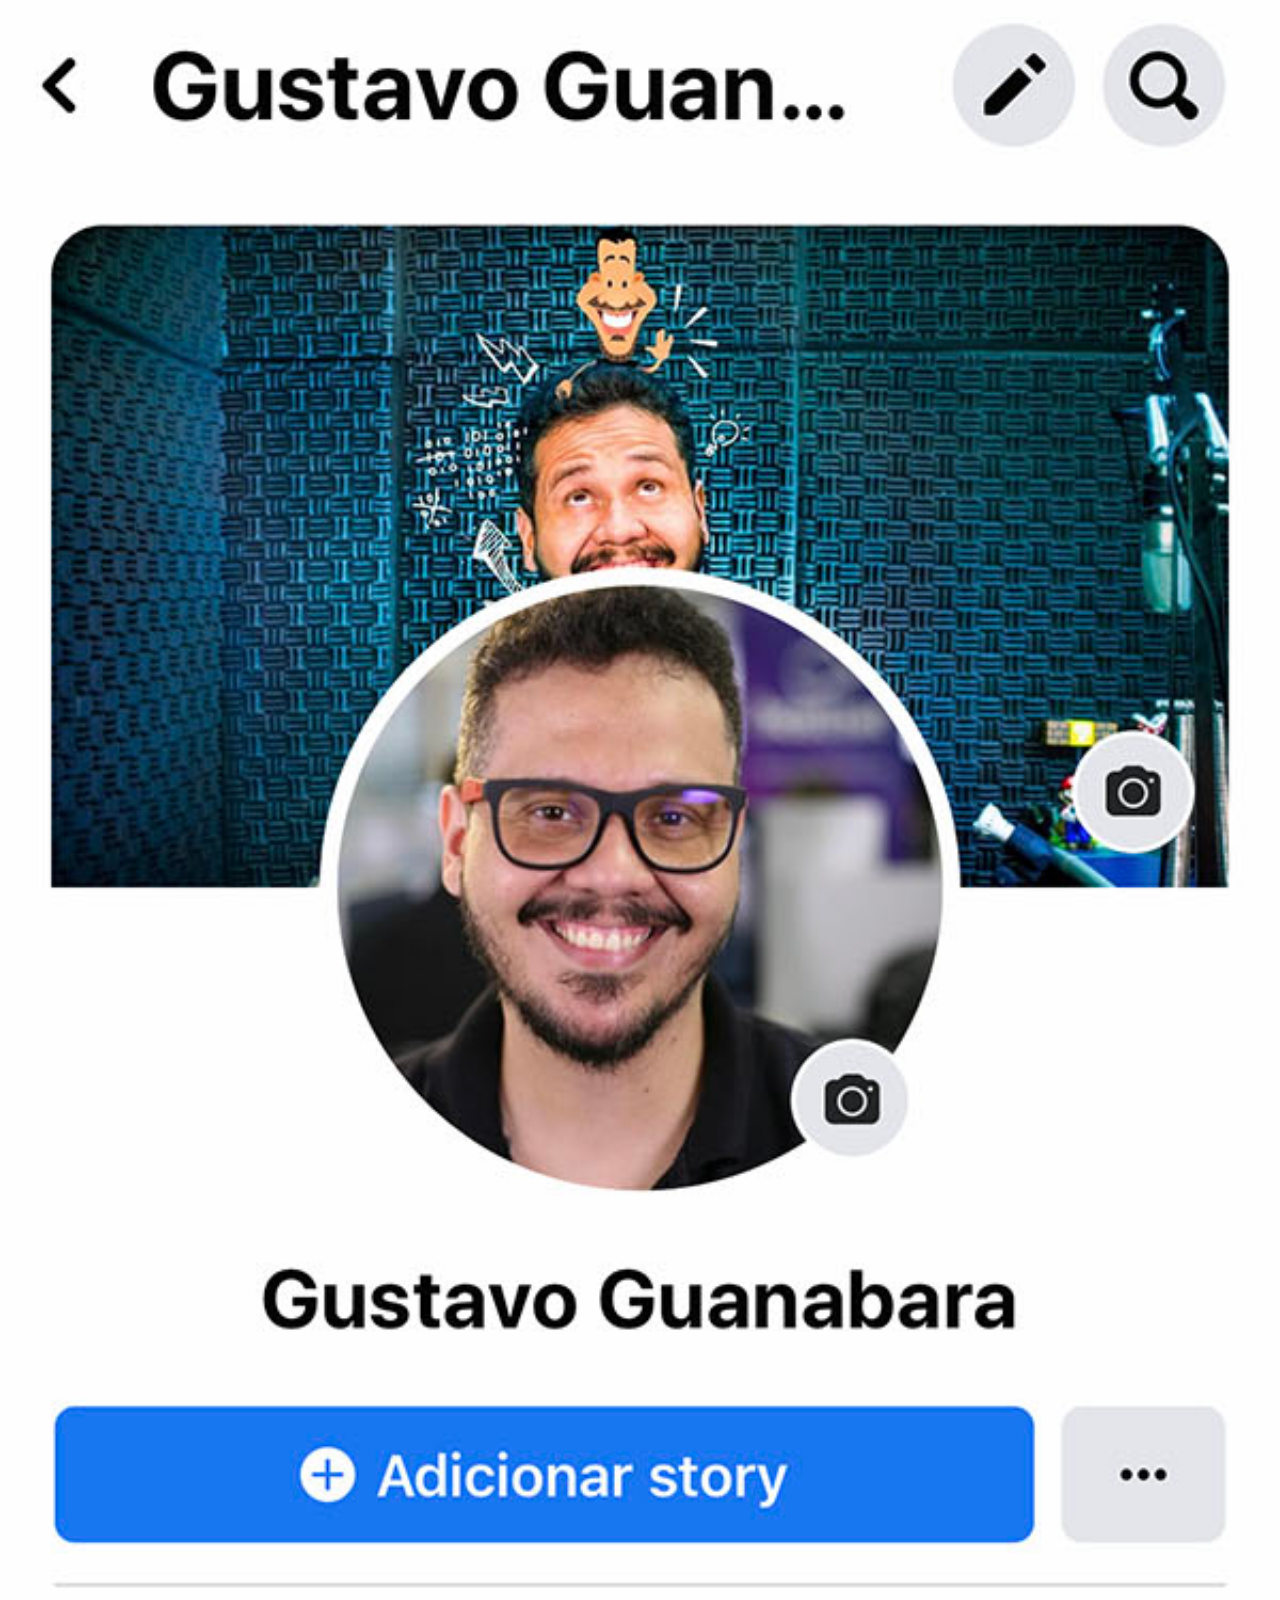
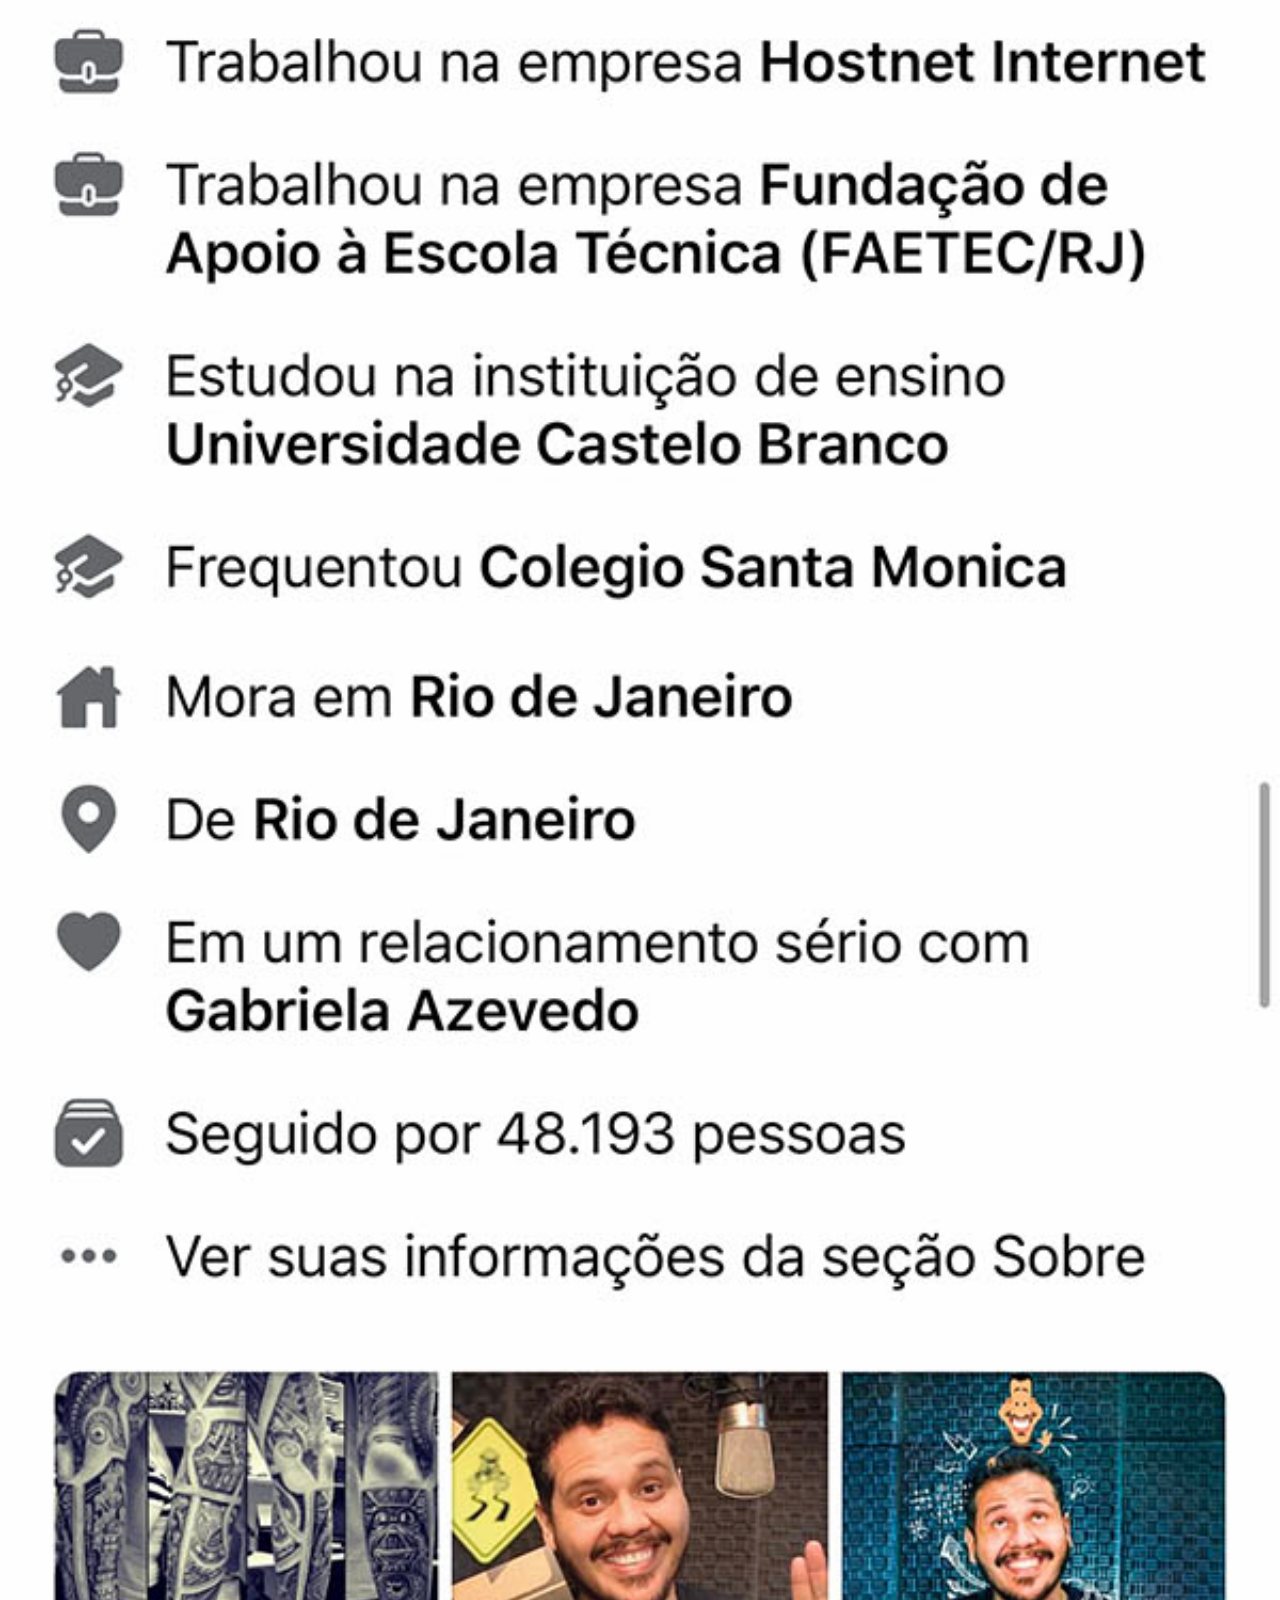
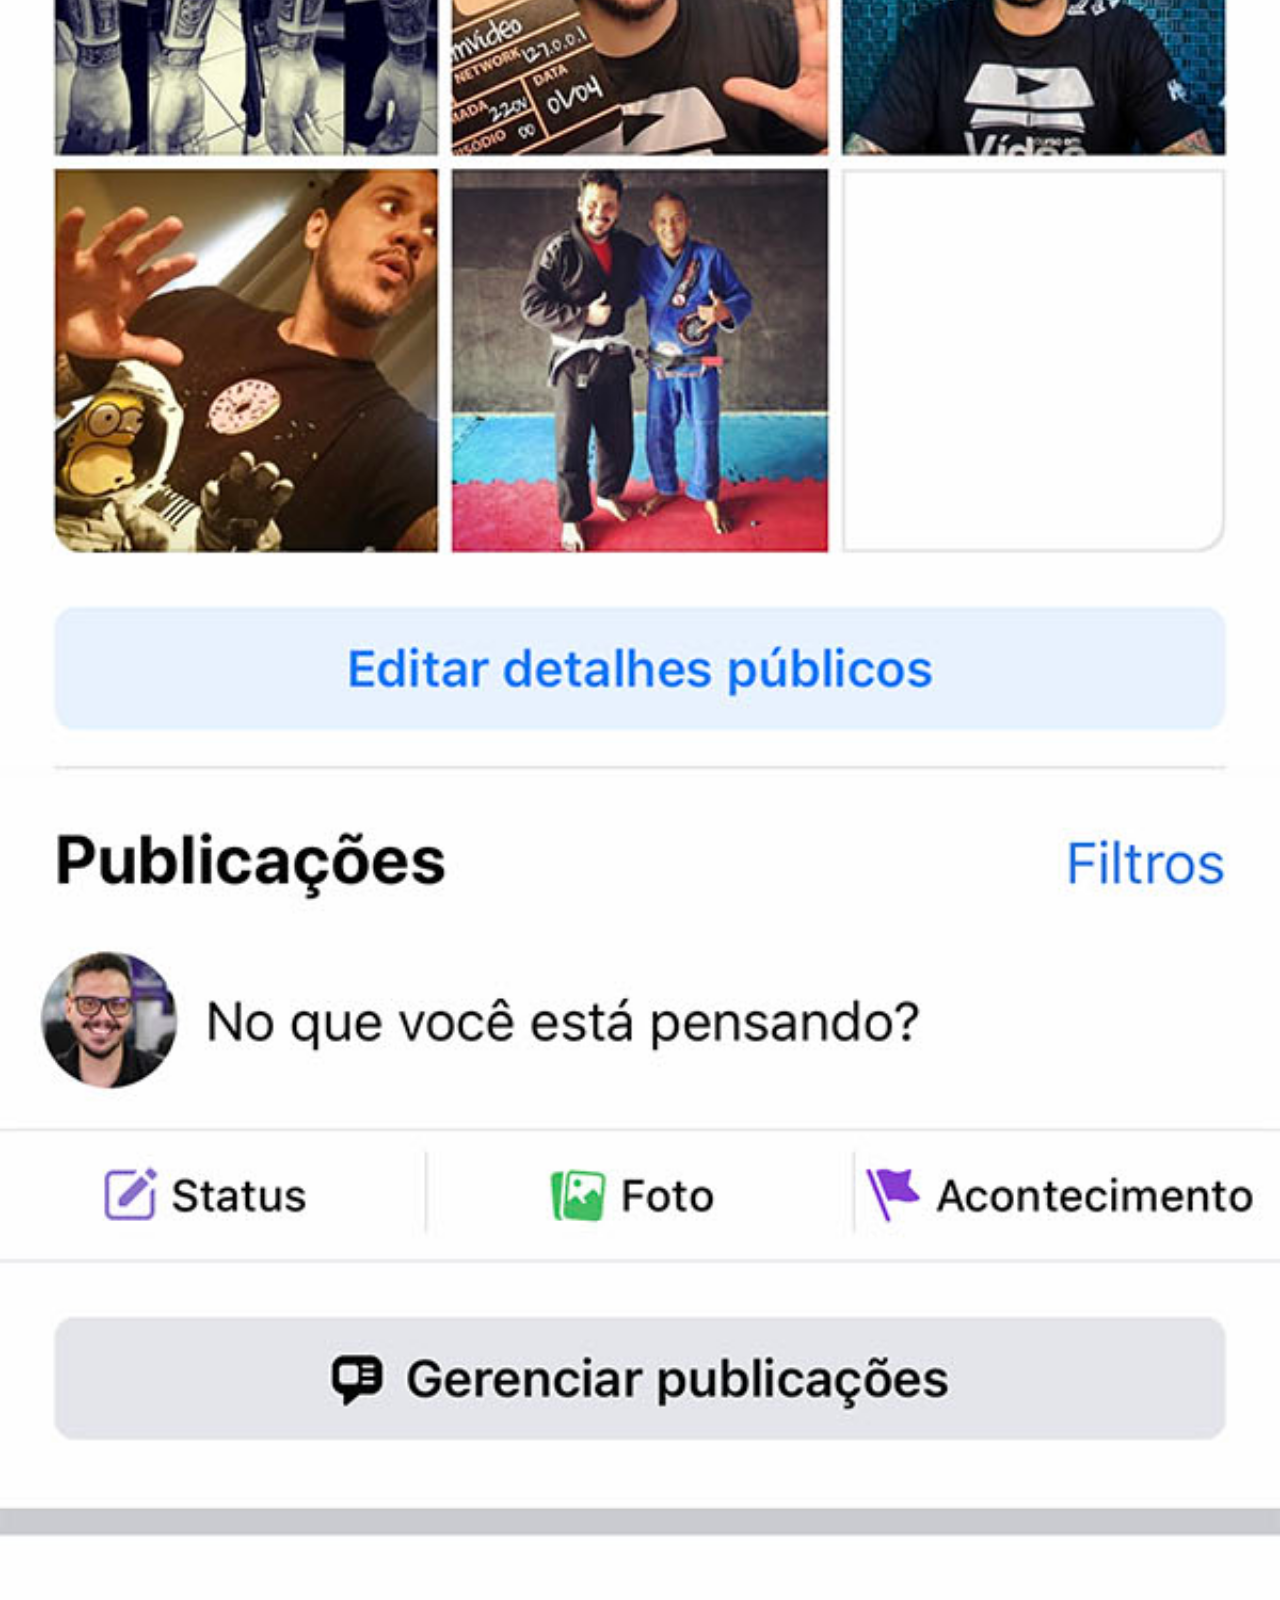
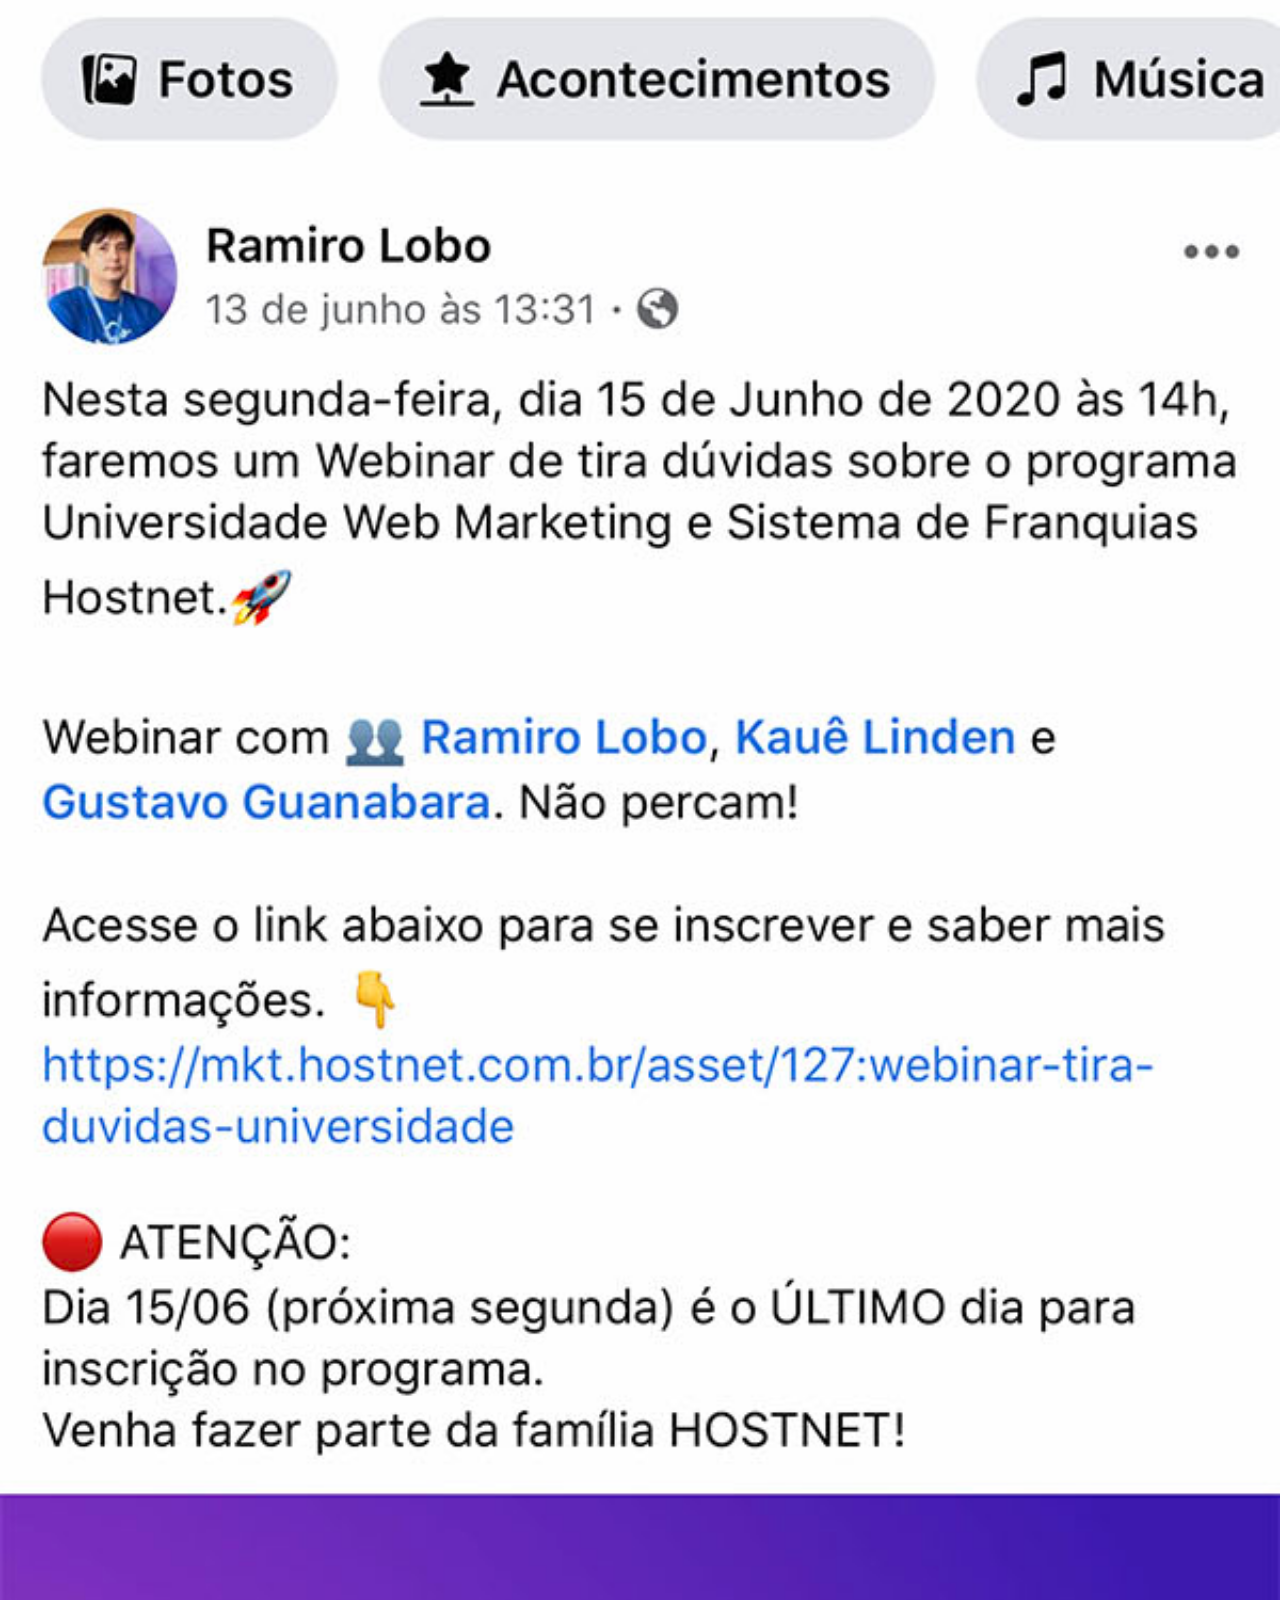
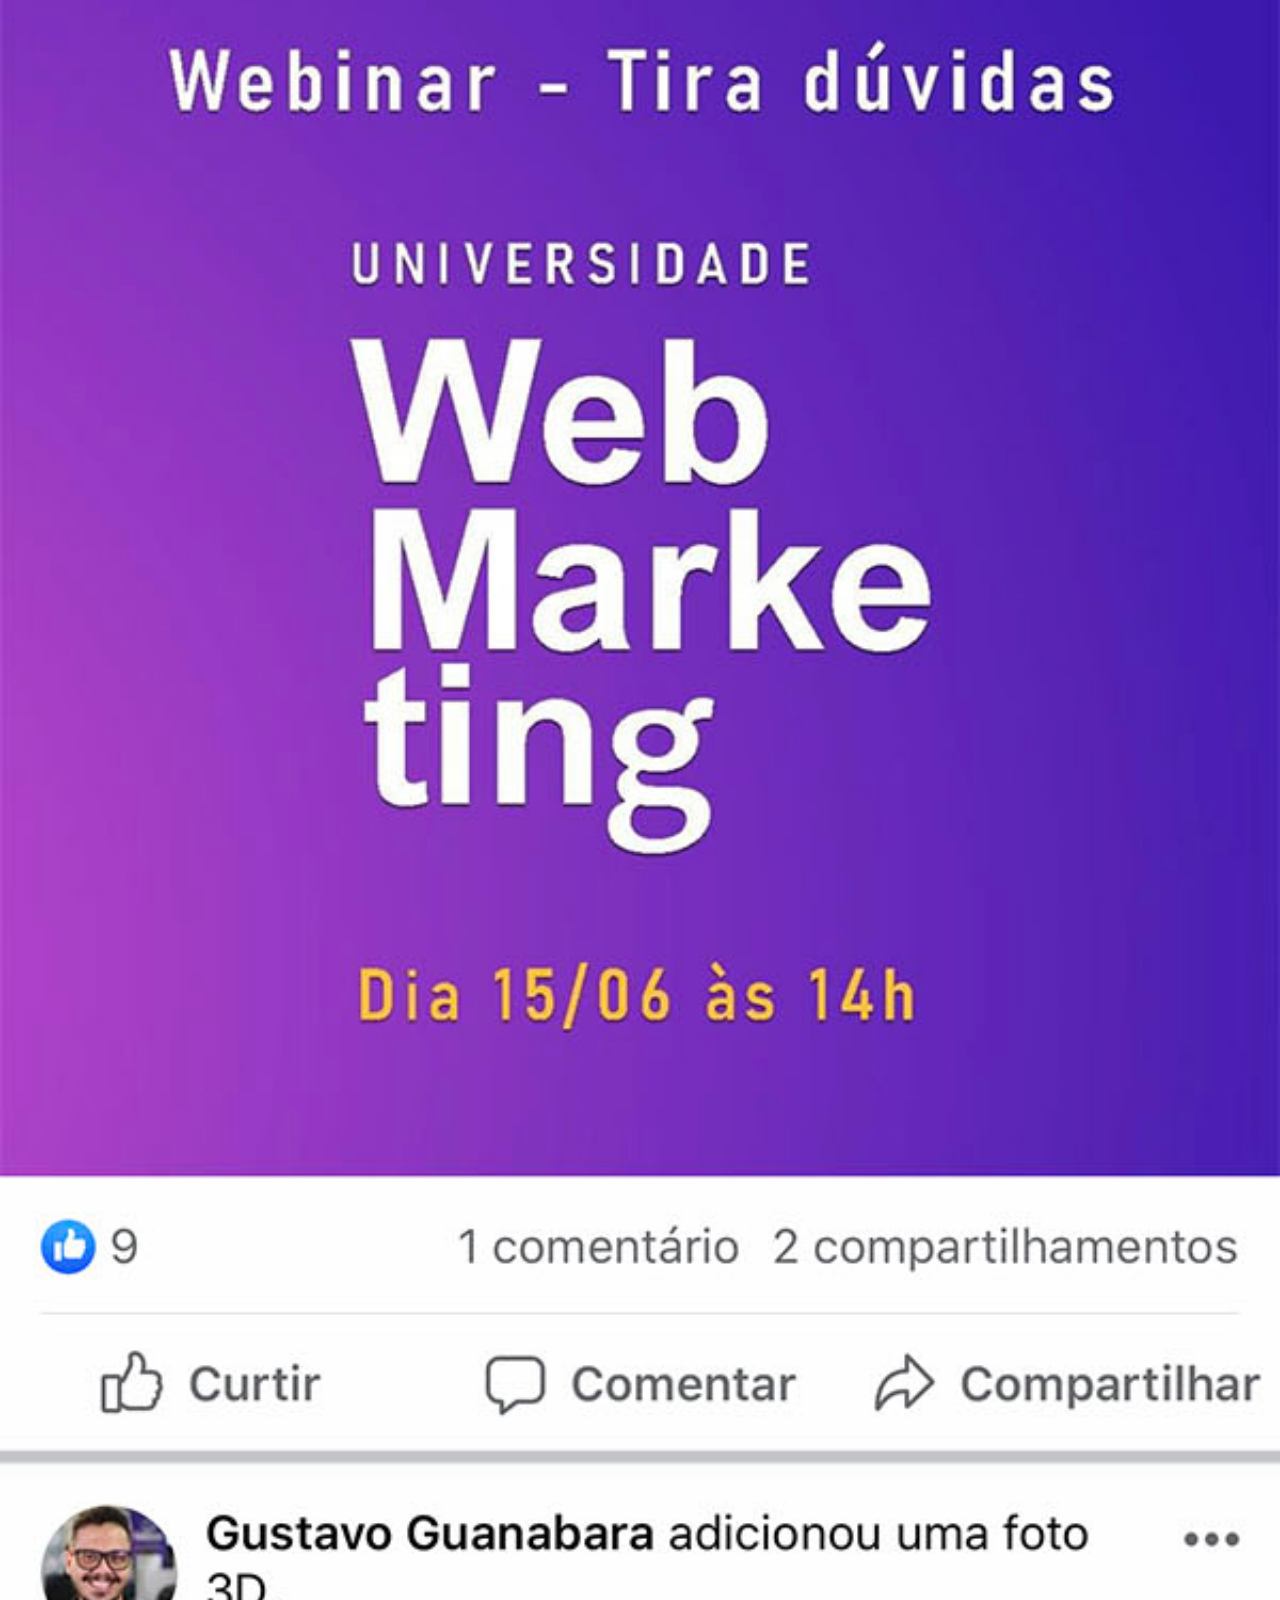
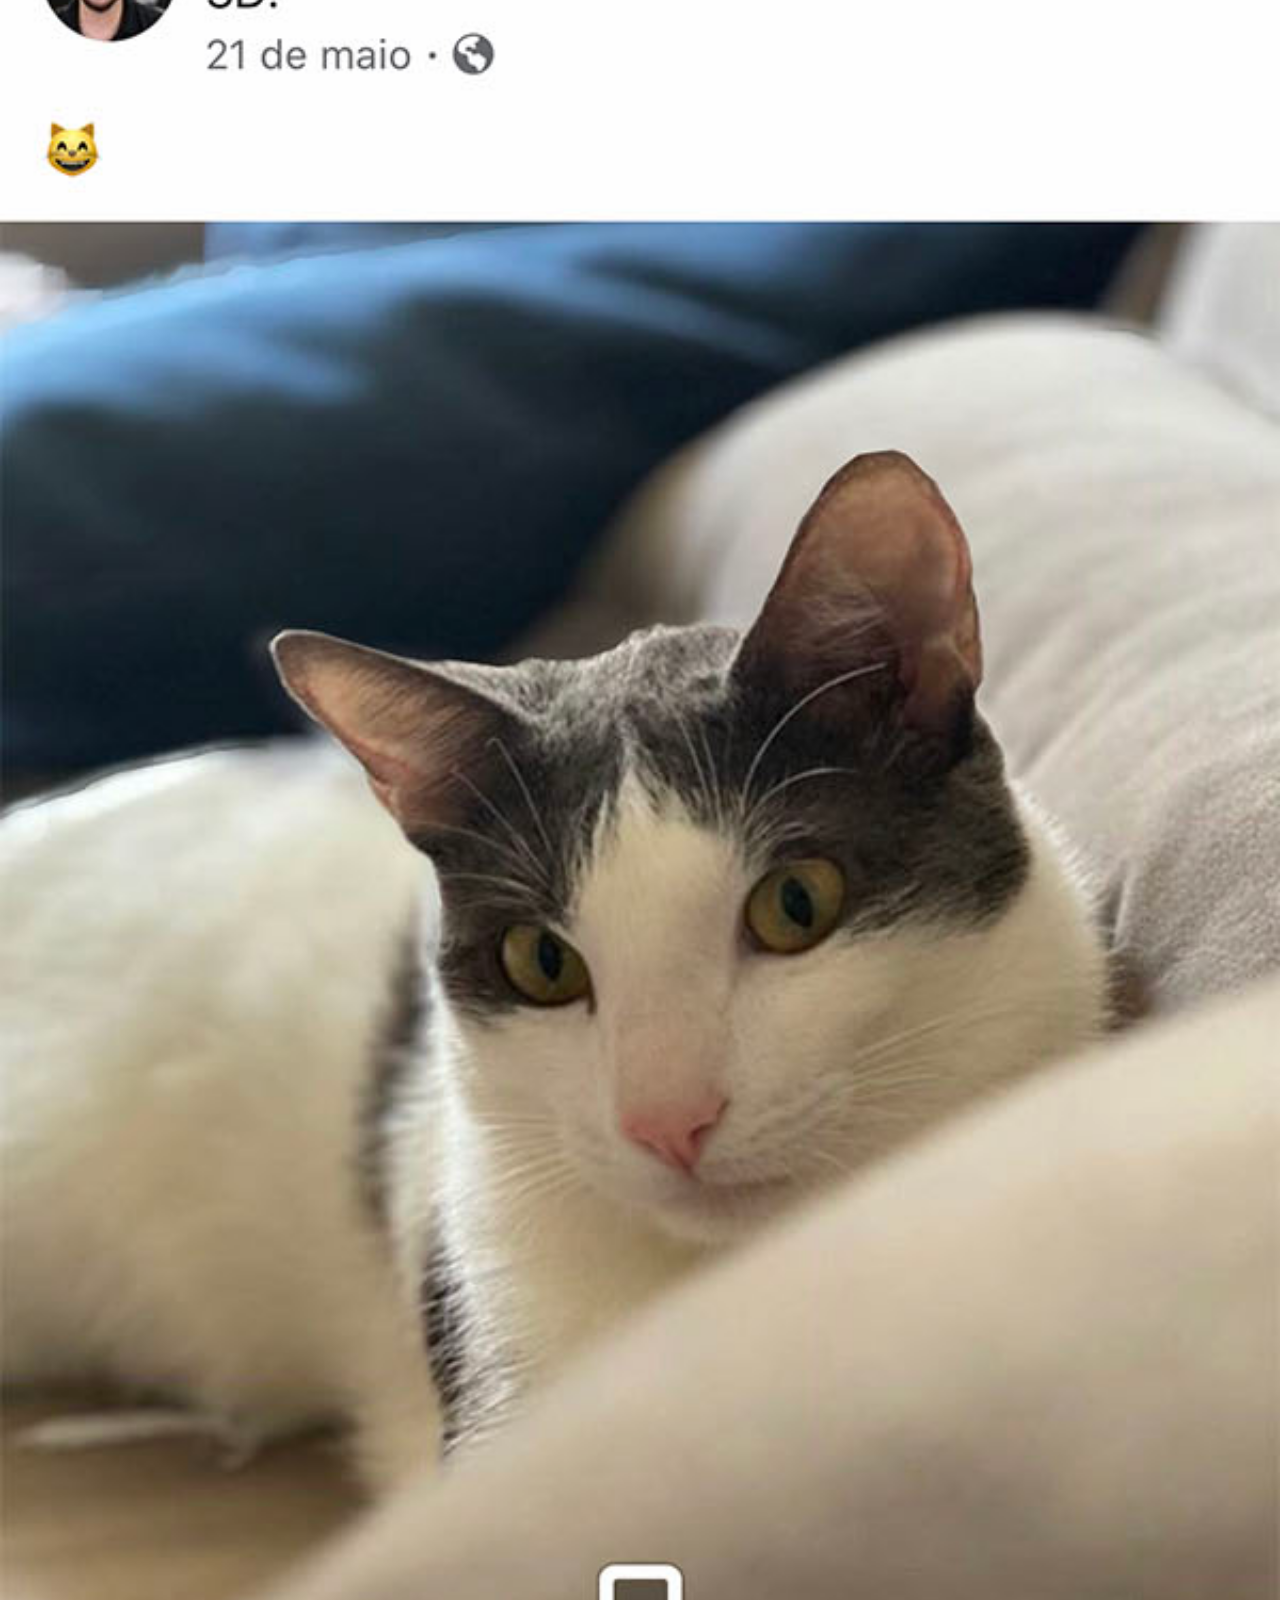
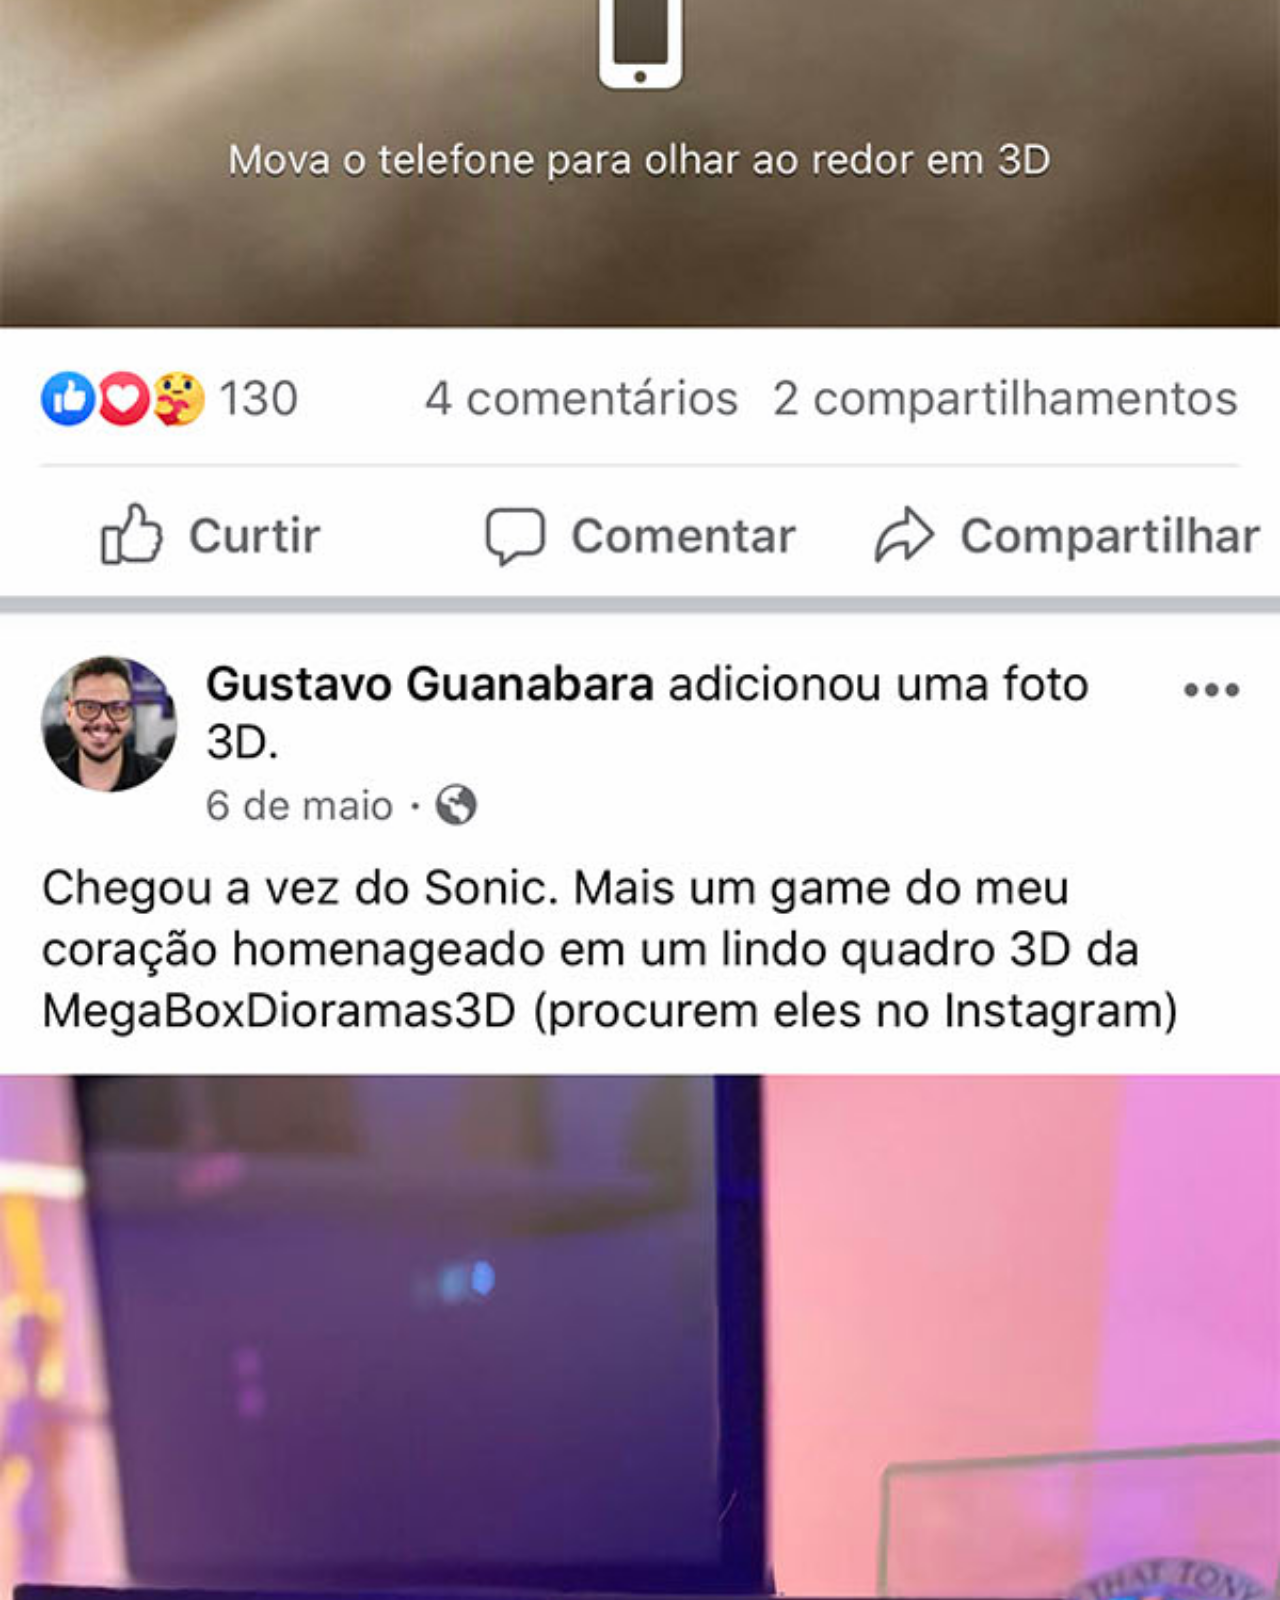
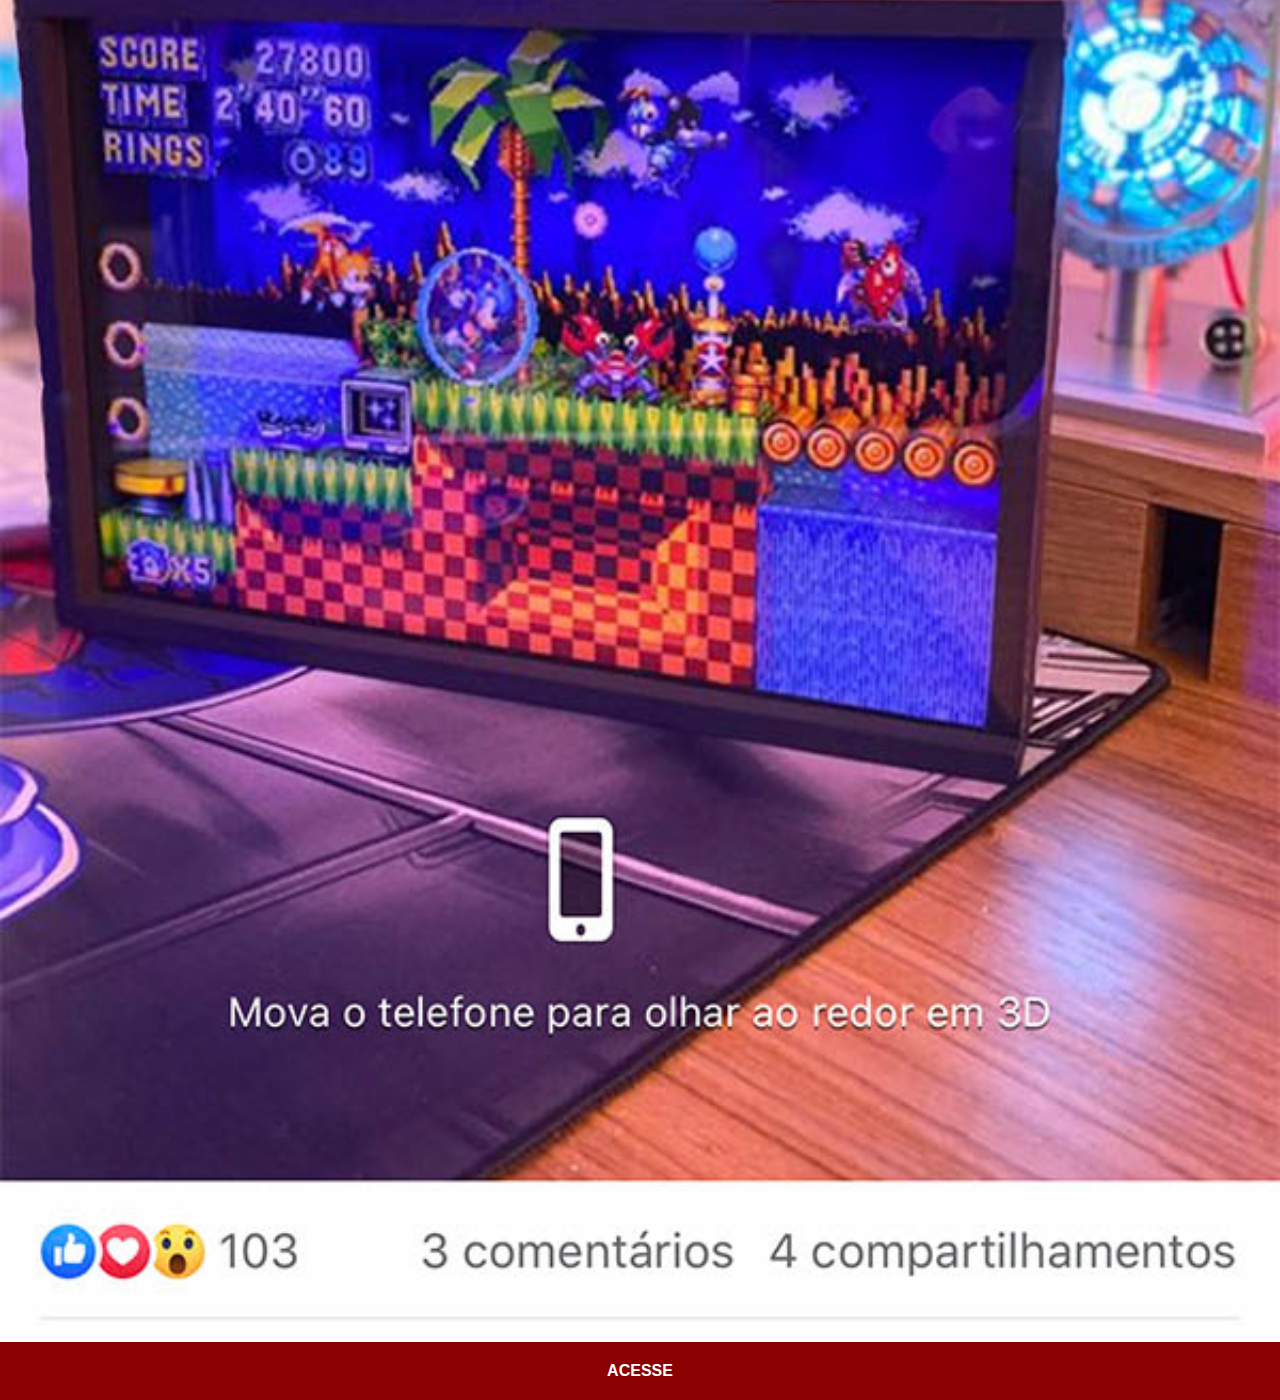
<file: facebook.html>
<!DOCTYPE html>
<html lang="pt-br">
<head>
    <meta charset="UTF-8">
    <meta name="viewport" content="width=device-width, initial-scale=1.0">
    <title>Facebook</title>
    <link rel="stylesheet" href="estilos/social.css">
</head>
<body>
    <img src="imagens/tela-facebook.jpg" alt="Facebook">
    <a href="https://www.facebook.com/gustavoguanabara" target="_blank">ACESSE</a>
</body>
</html>
</file>
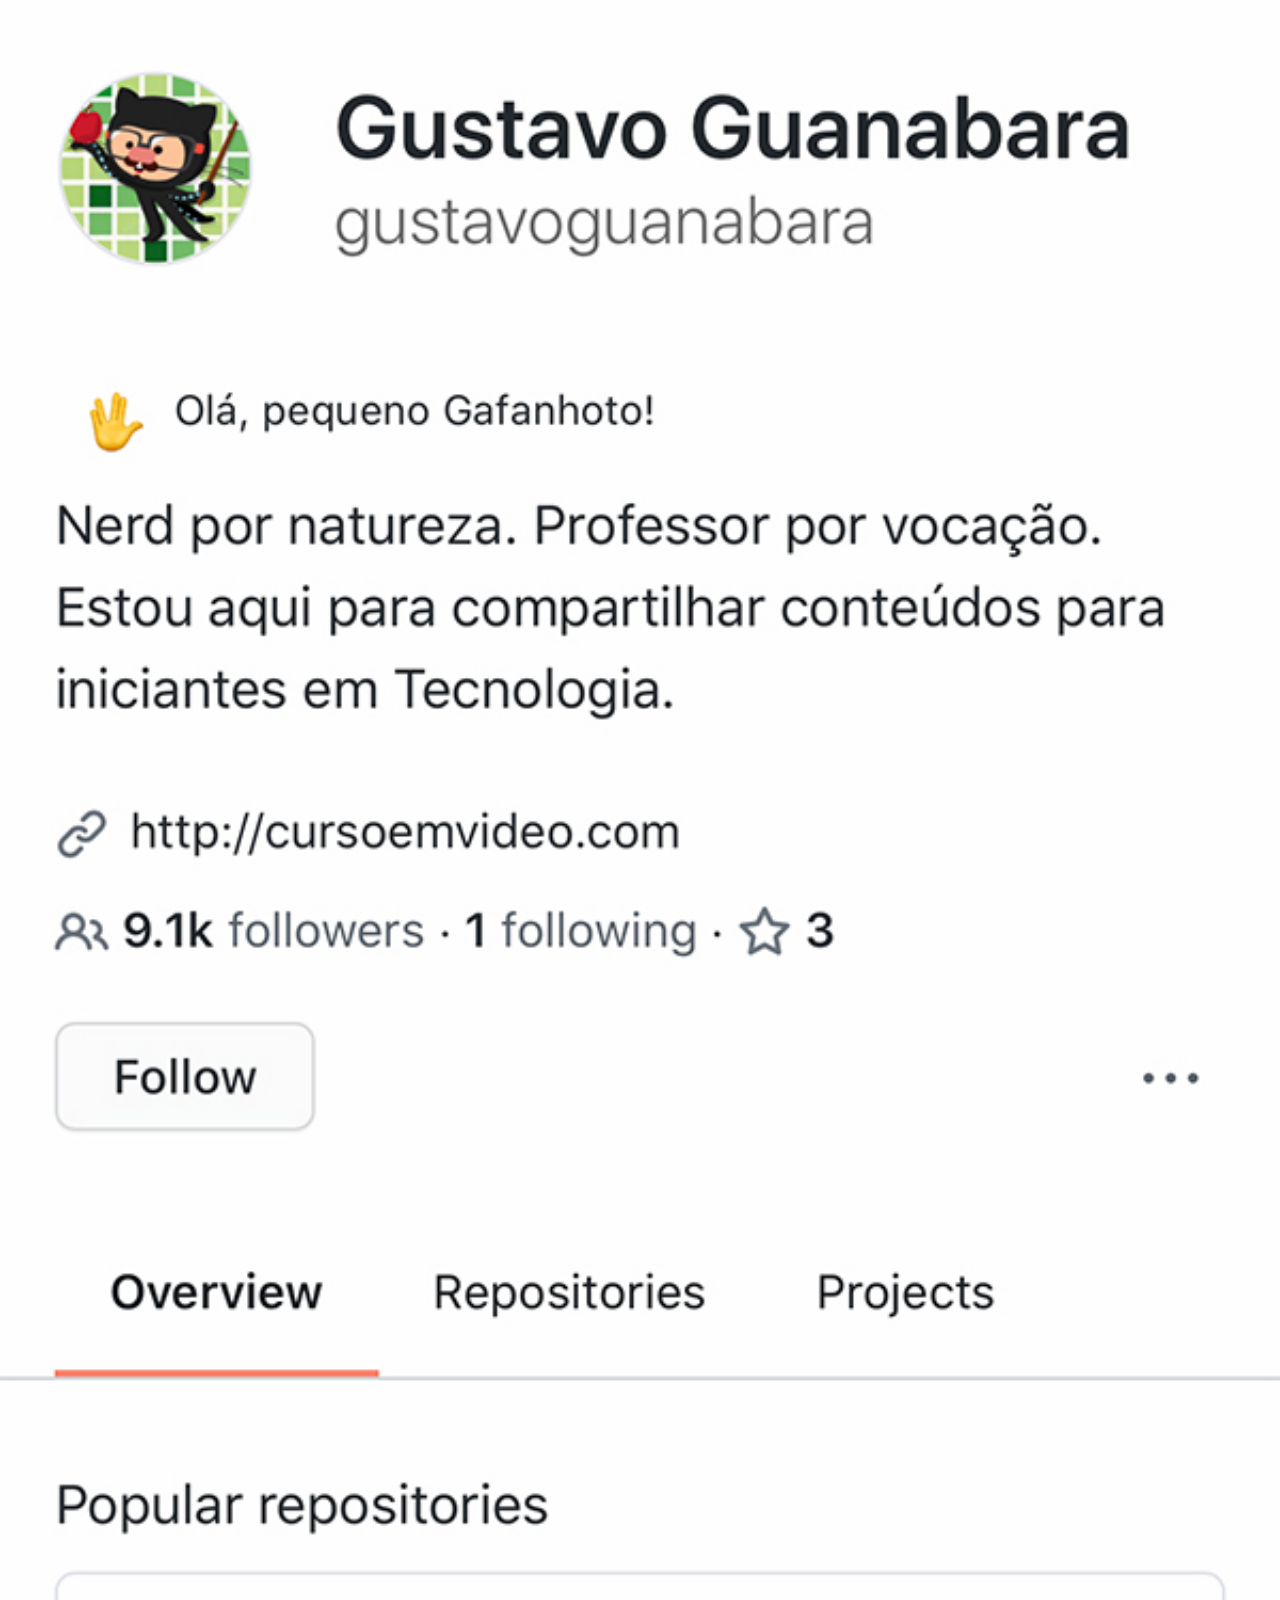
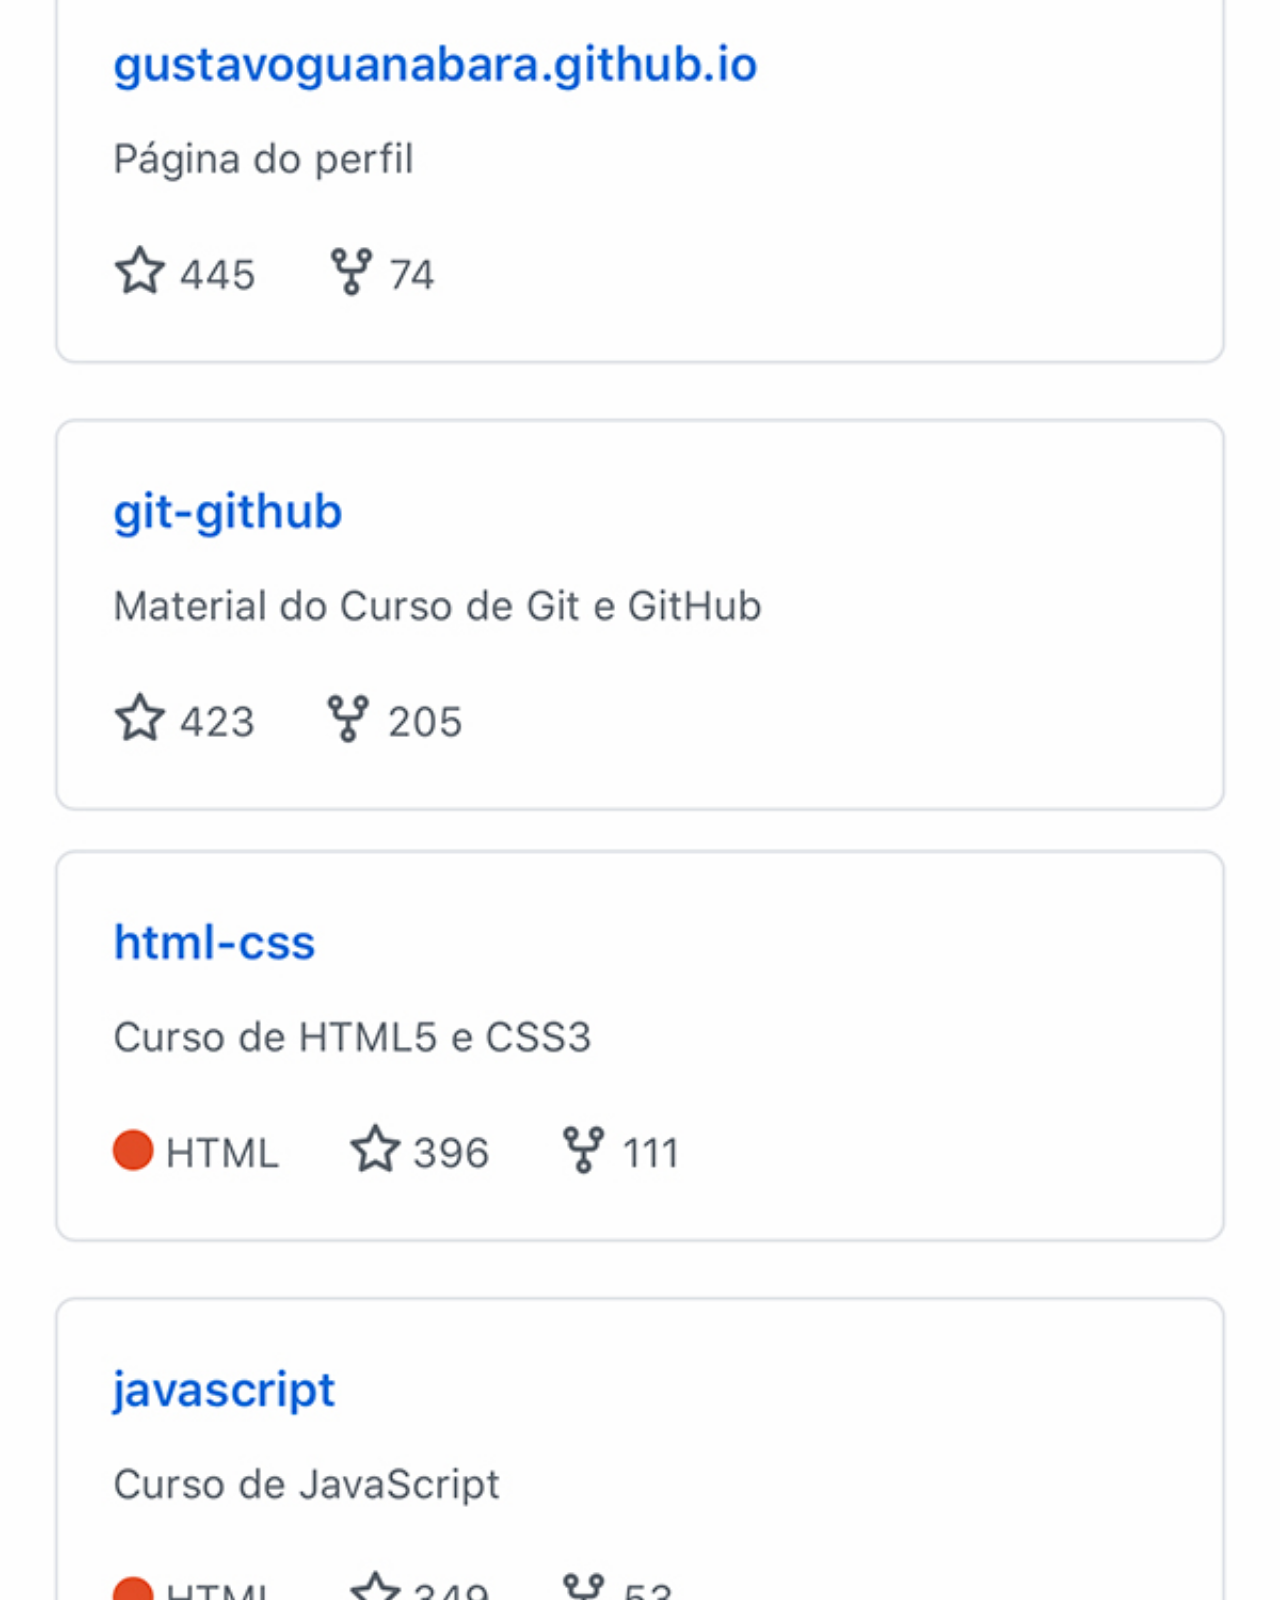
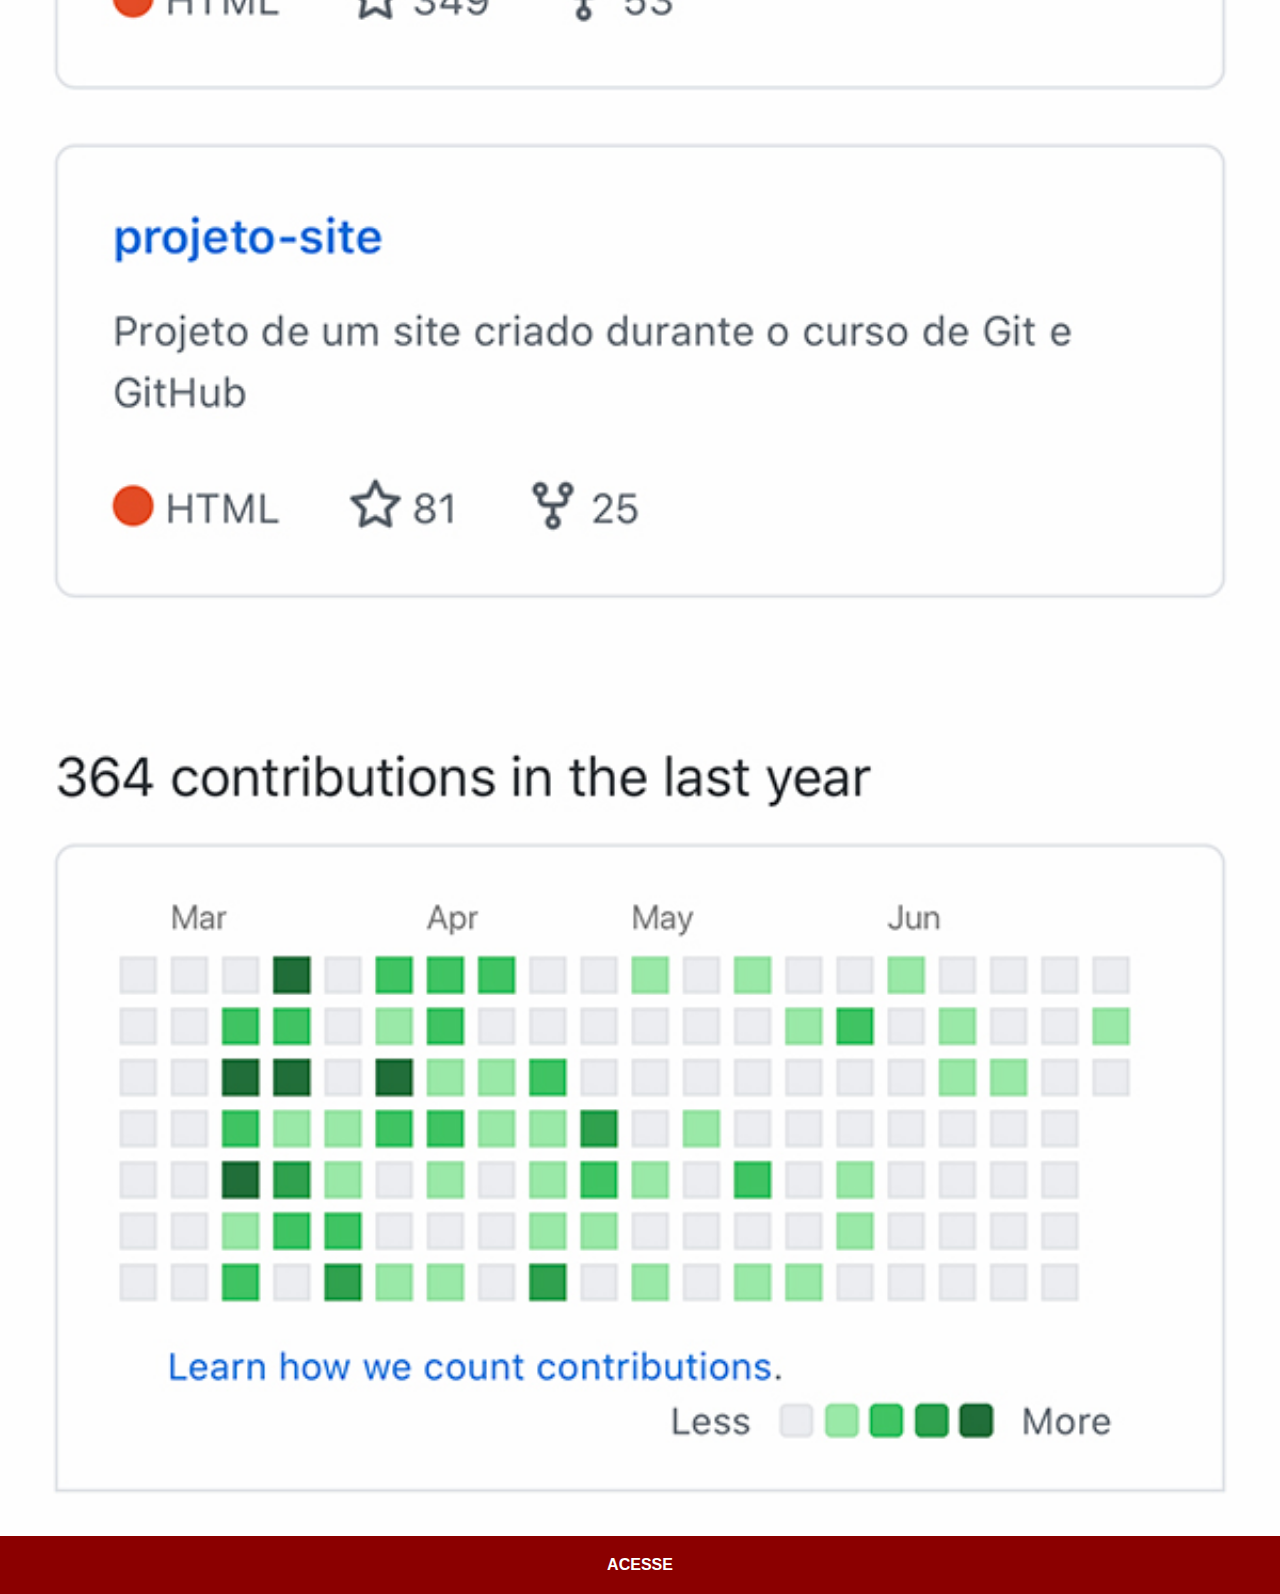
<file: github.html>
<!DOCTYPE html>
<html lang="pt-br">
<head>
    <meta charset="UTF-8">
    <meta name="viewport" content="width=device-width, initial-scale=1.0">
    <title>GitHub</title>
    <link rel="stylesheet" href="estilos/social.css">
</head>
<body>
    <img src="imagens/tela-github.jpg" alt="Youtube">
    <a href="https://github.com/gustavoguanabara/" target="_blank">ACESSE</a>
</body>
</html>
</file>
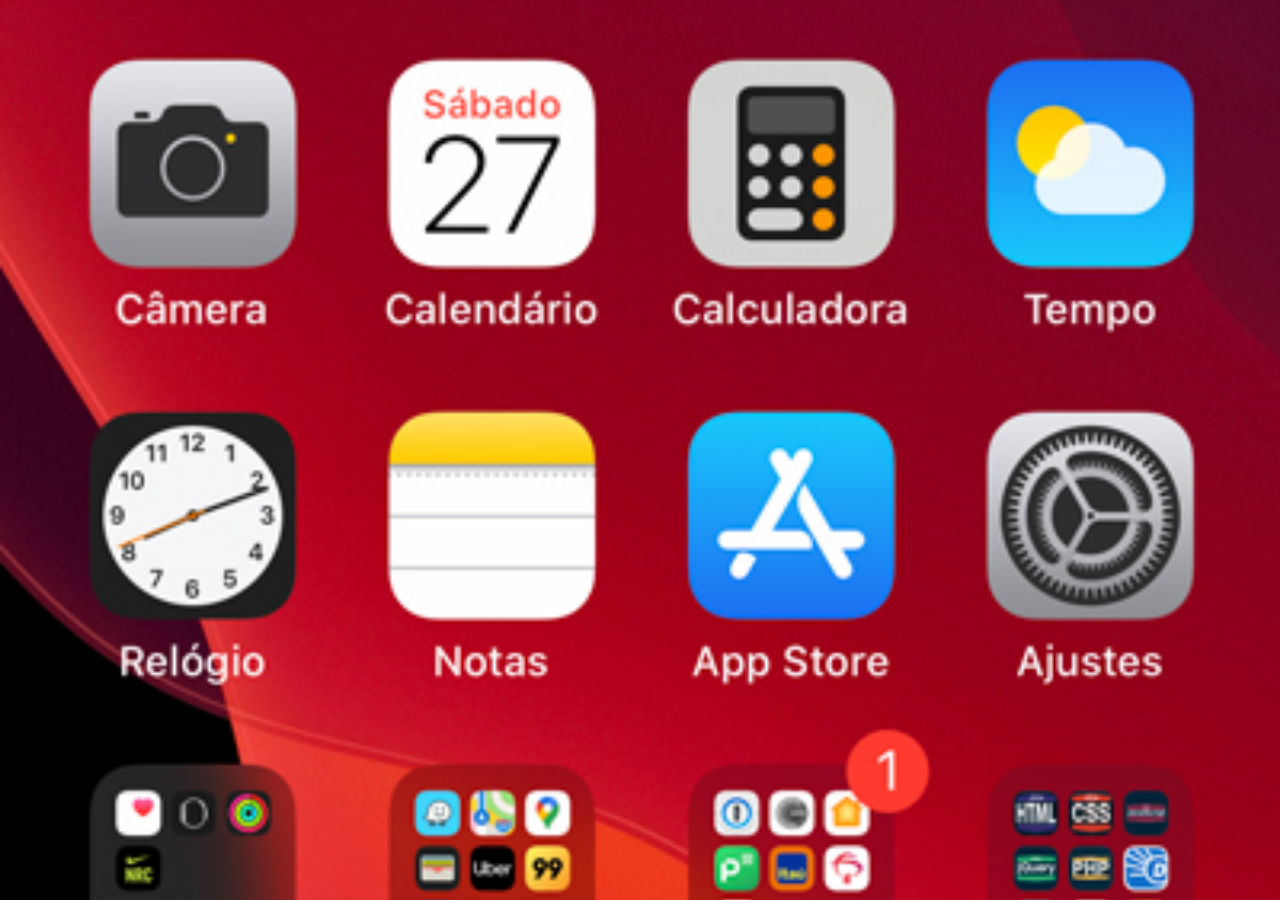
<file: home.html>
<!DOCTYPE html>
<html lang="pt-br">
<head>
    <meta charset="UTF-8">
    <meta name="viewport" content="width=device-width, initial-scale=1.0">
    <title>Home</title>
</head>
<style>
    * {
        margin: 0px;
        padding: 0px;
    }

    body {
        height: 100vh;
        width: 100vw;
        background: black url('imagens/tela-home.jpg') no-repeat top center;
        background-size: cover;
    }
</style>
<body>
    
</body>
</html>
</file>
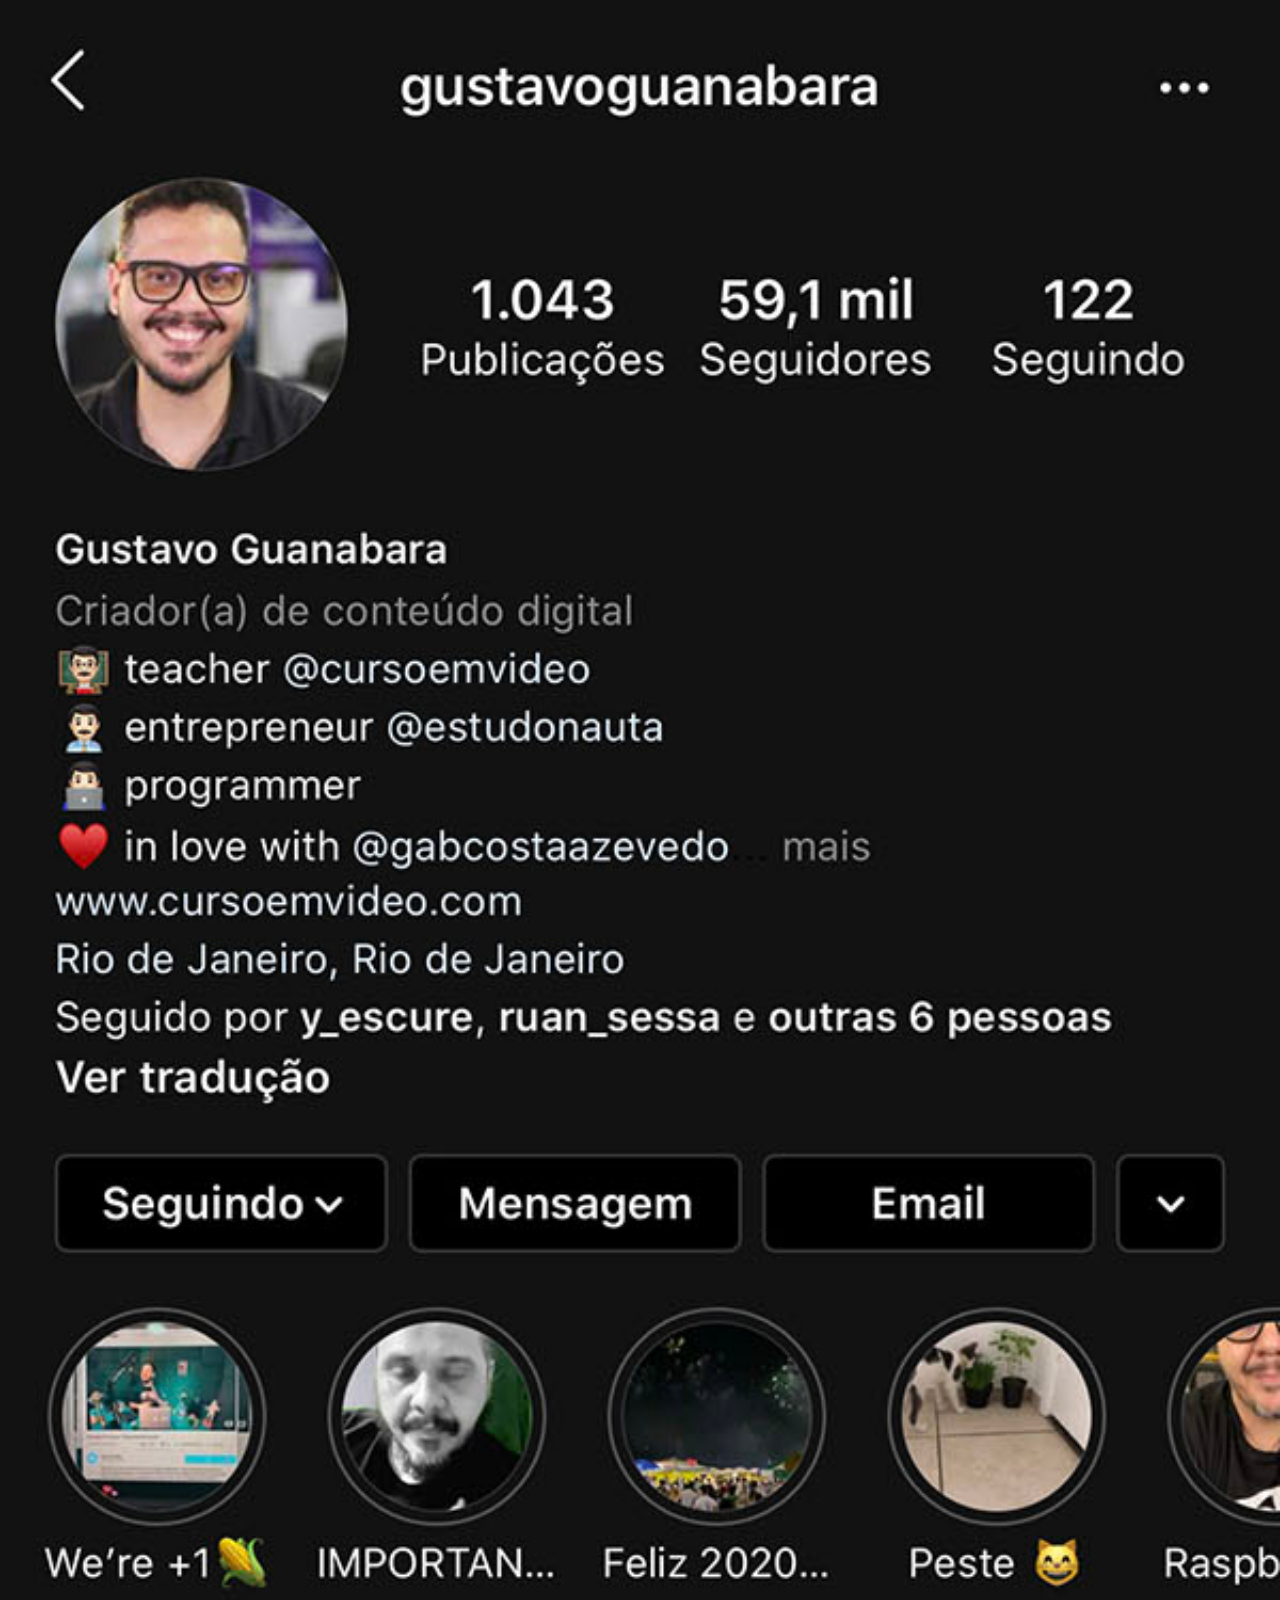
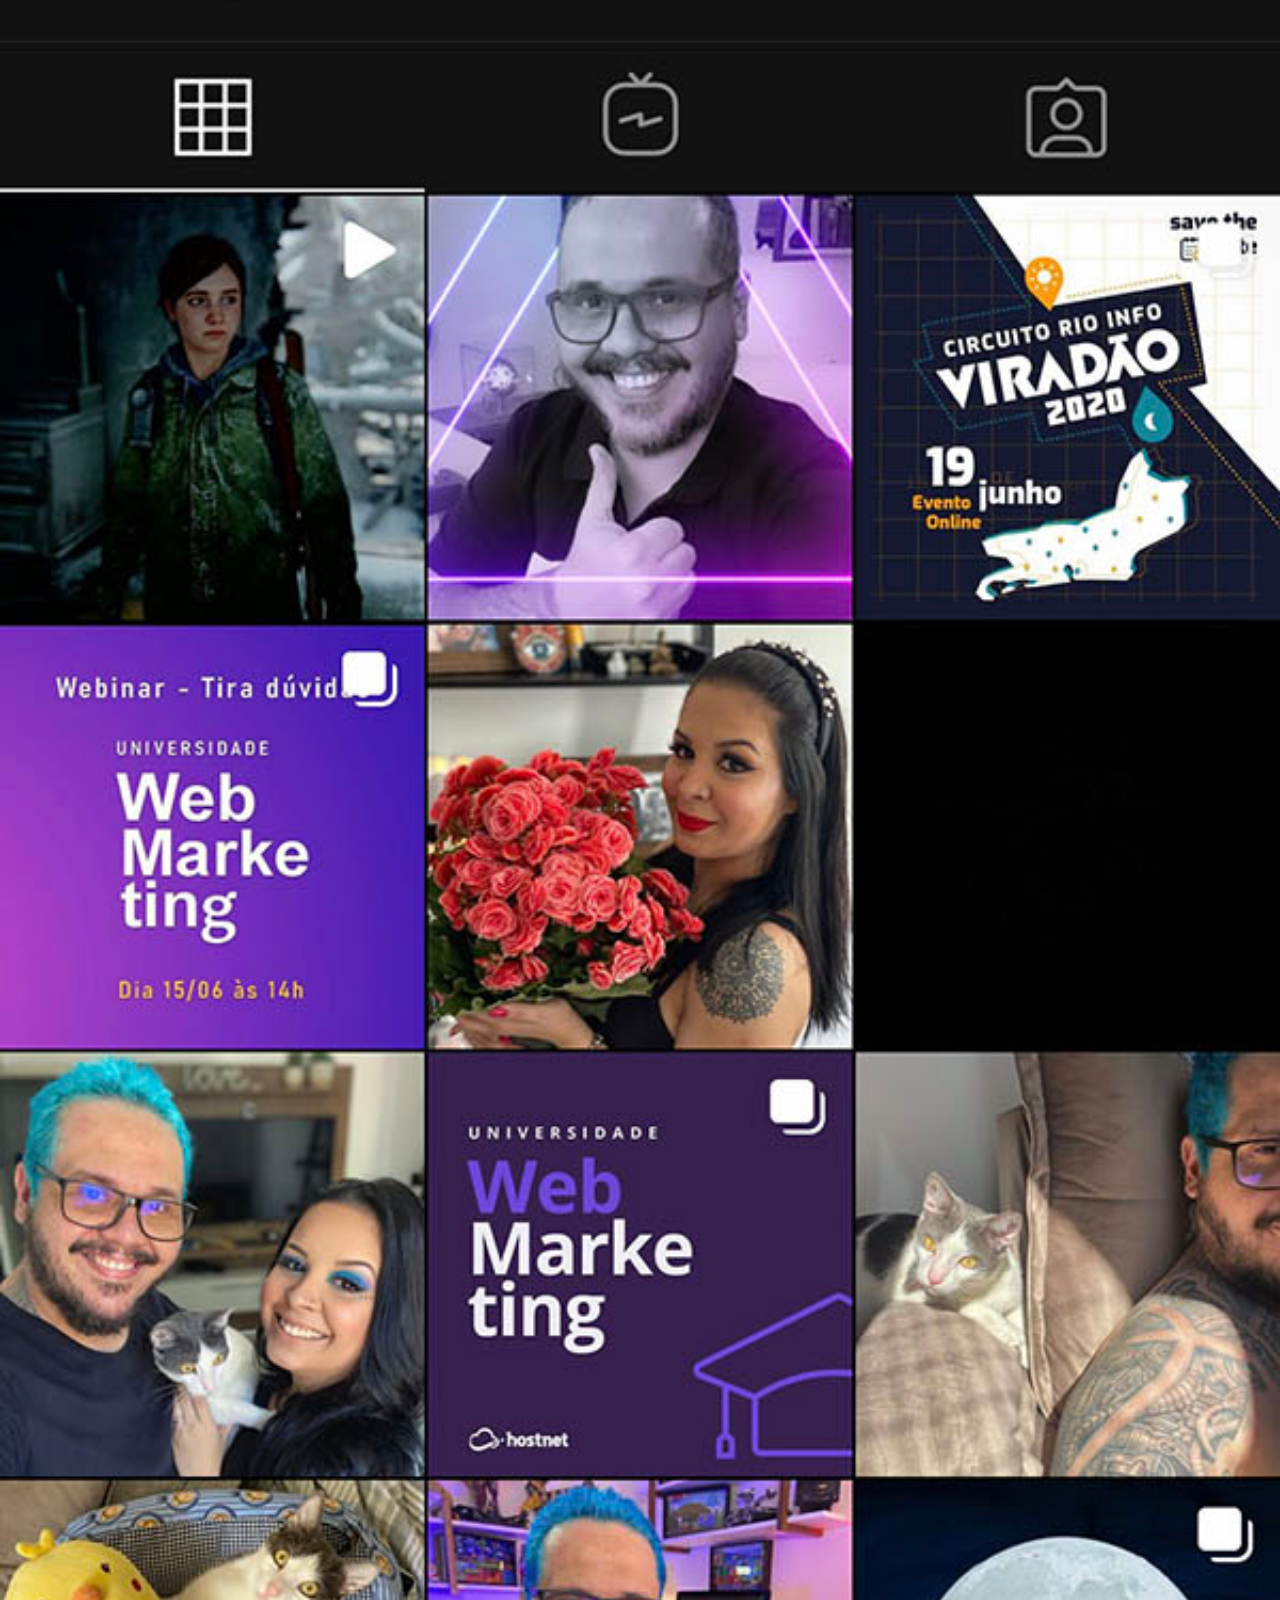
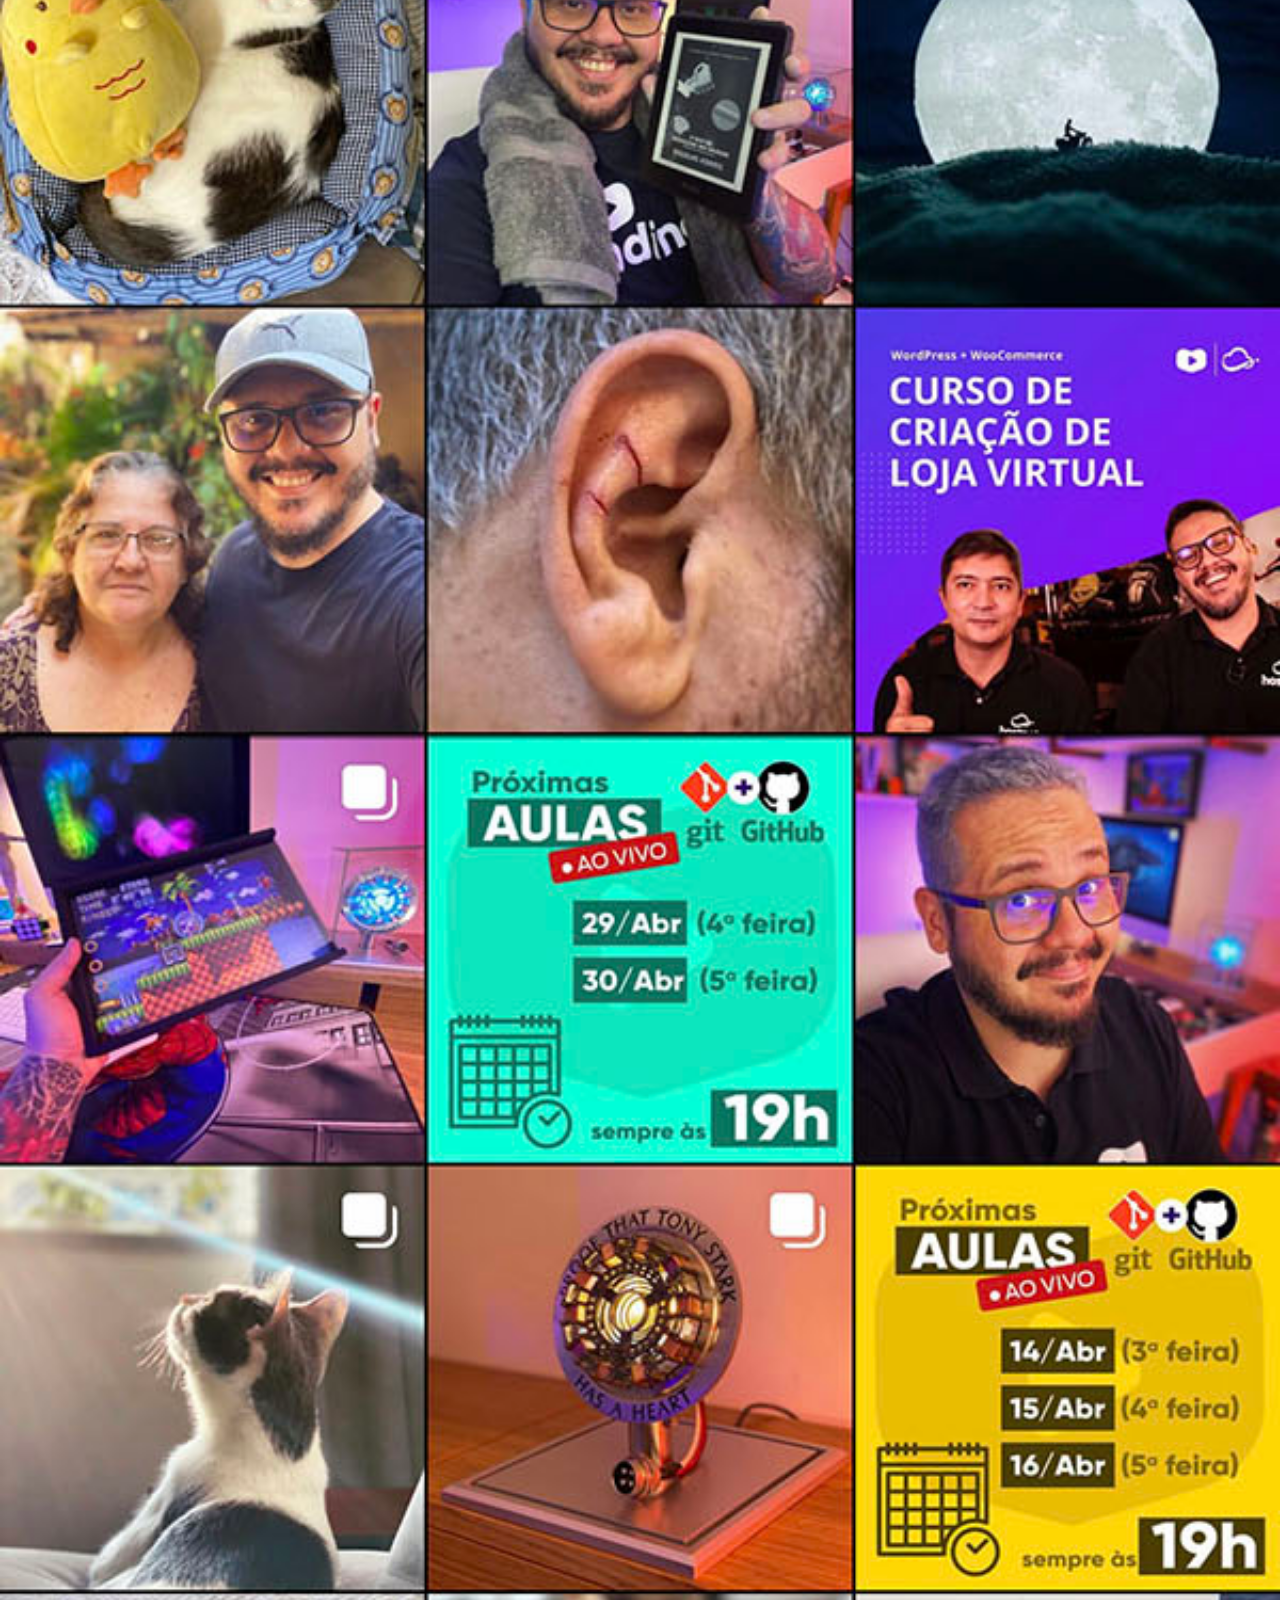
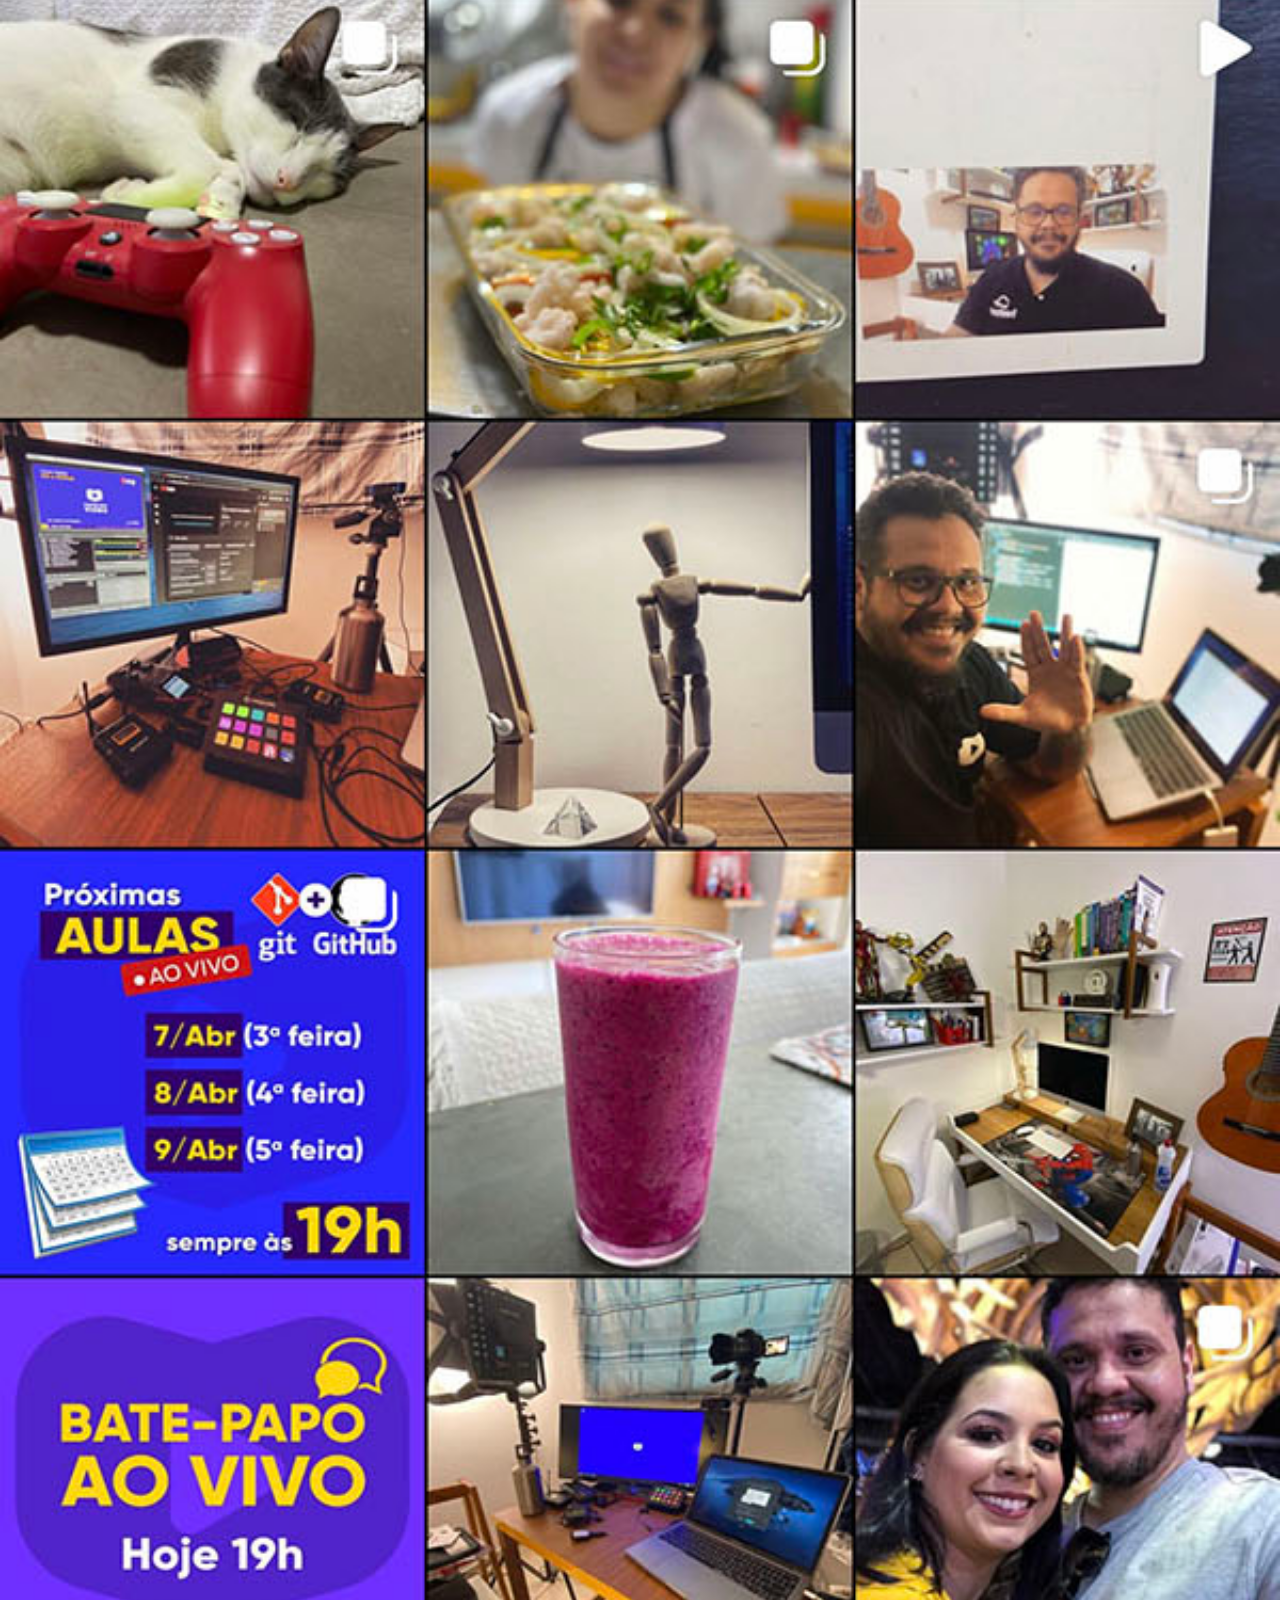
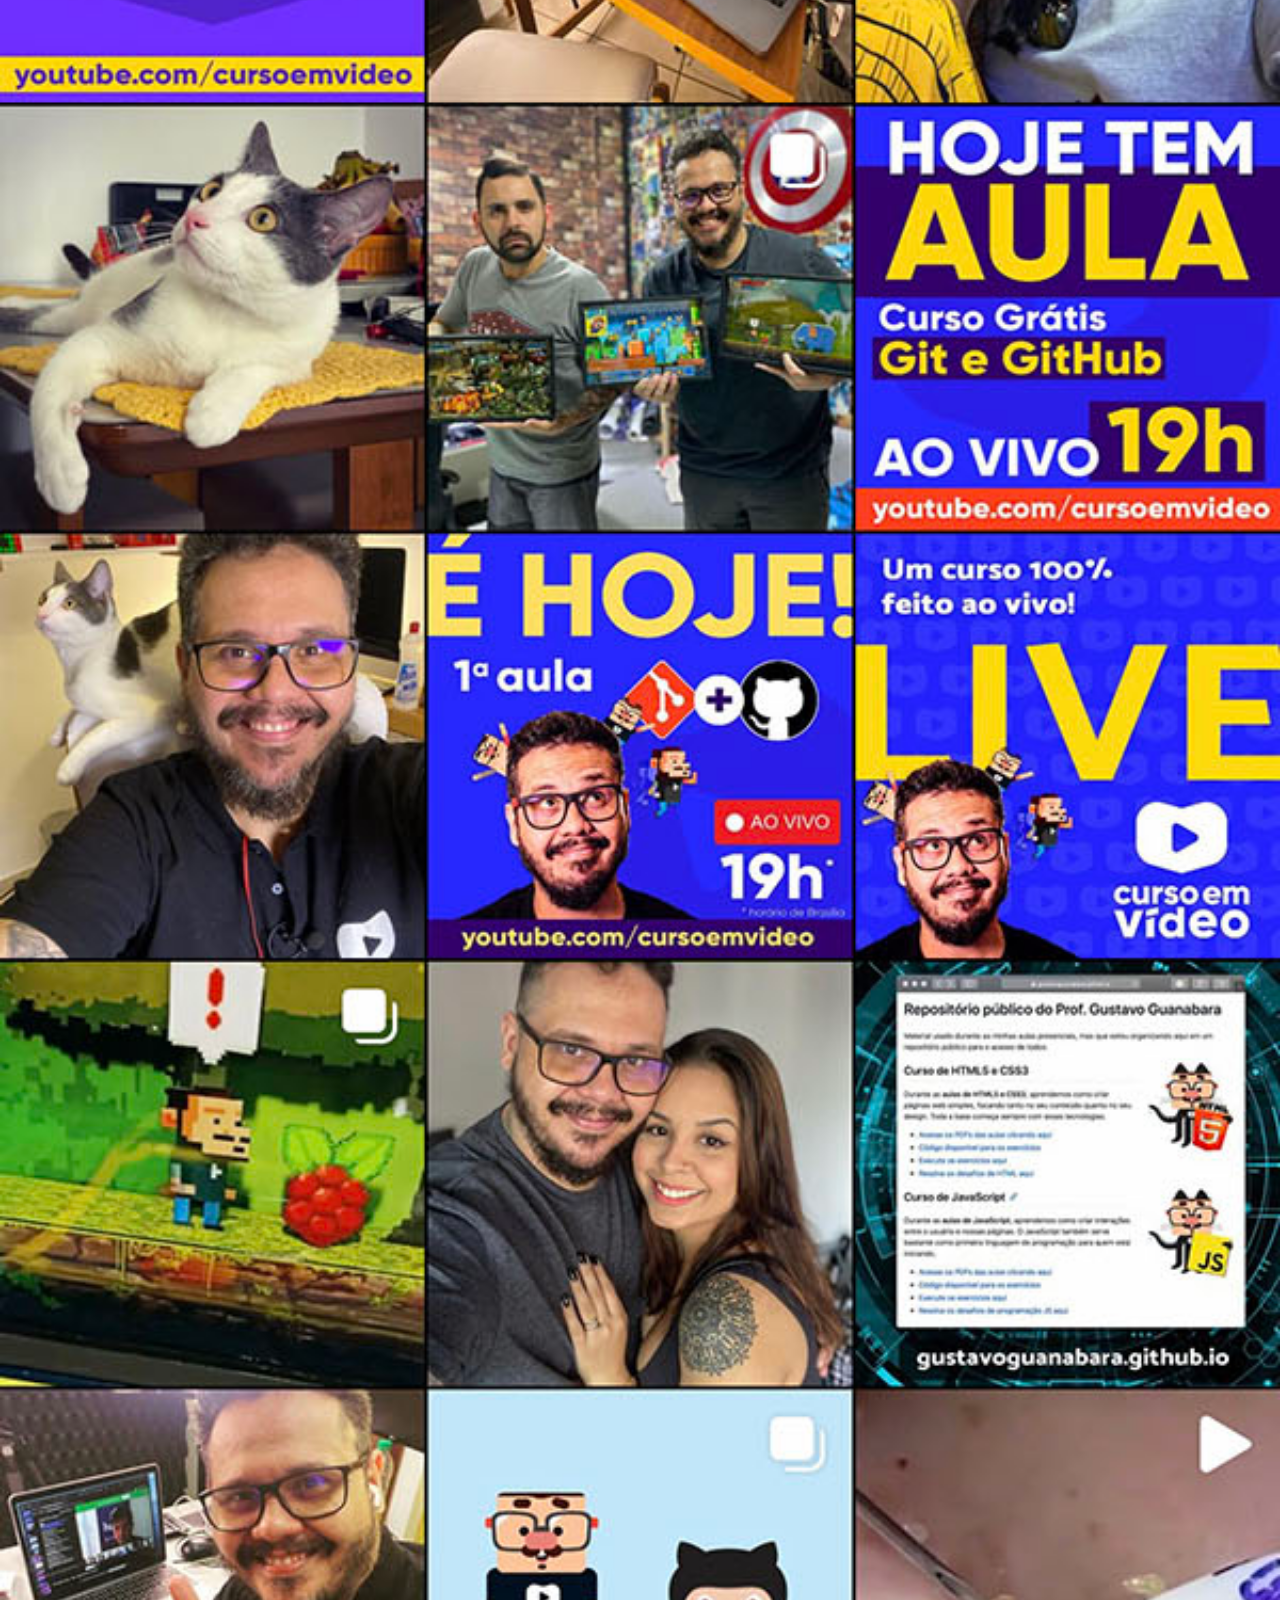
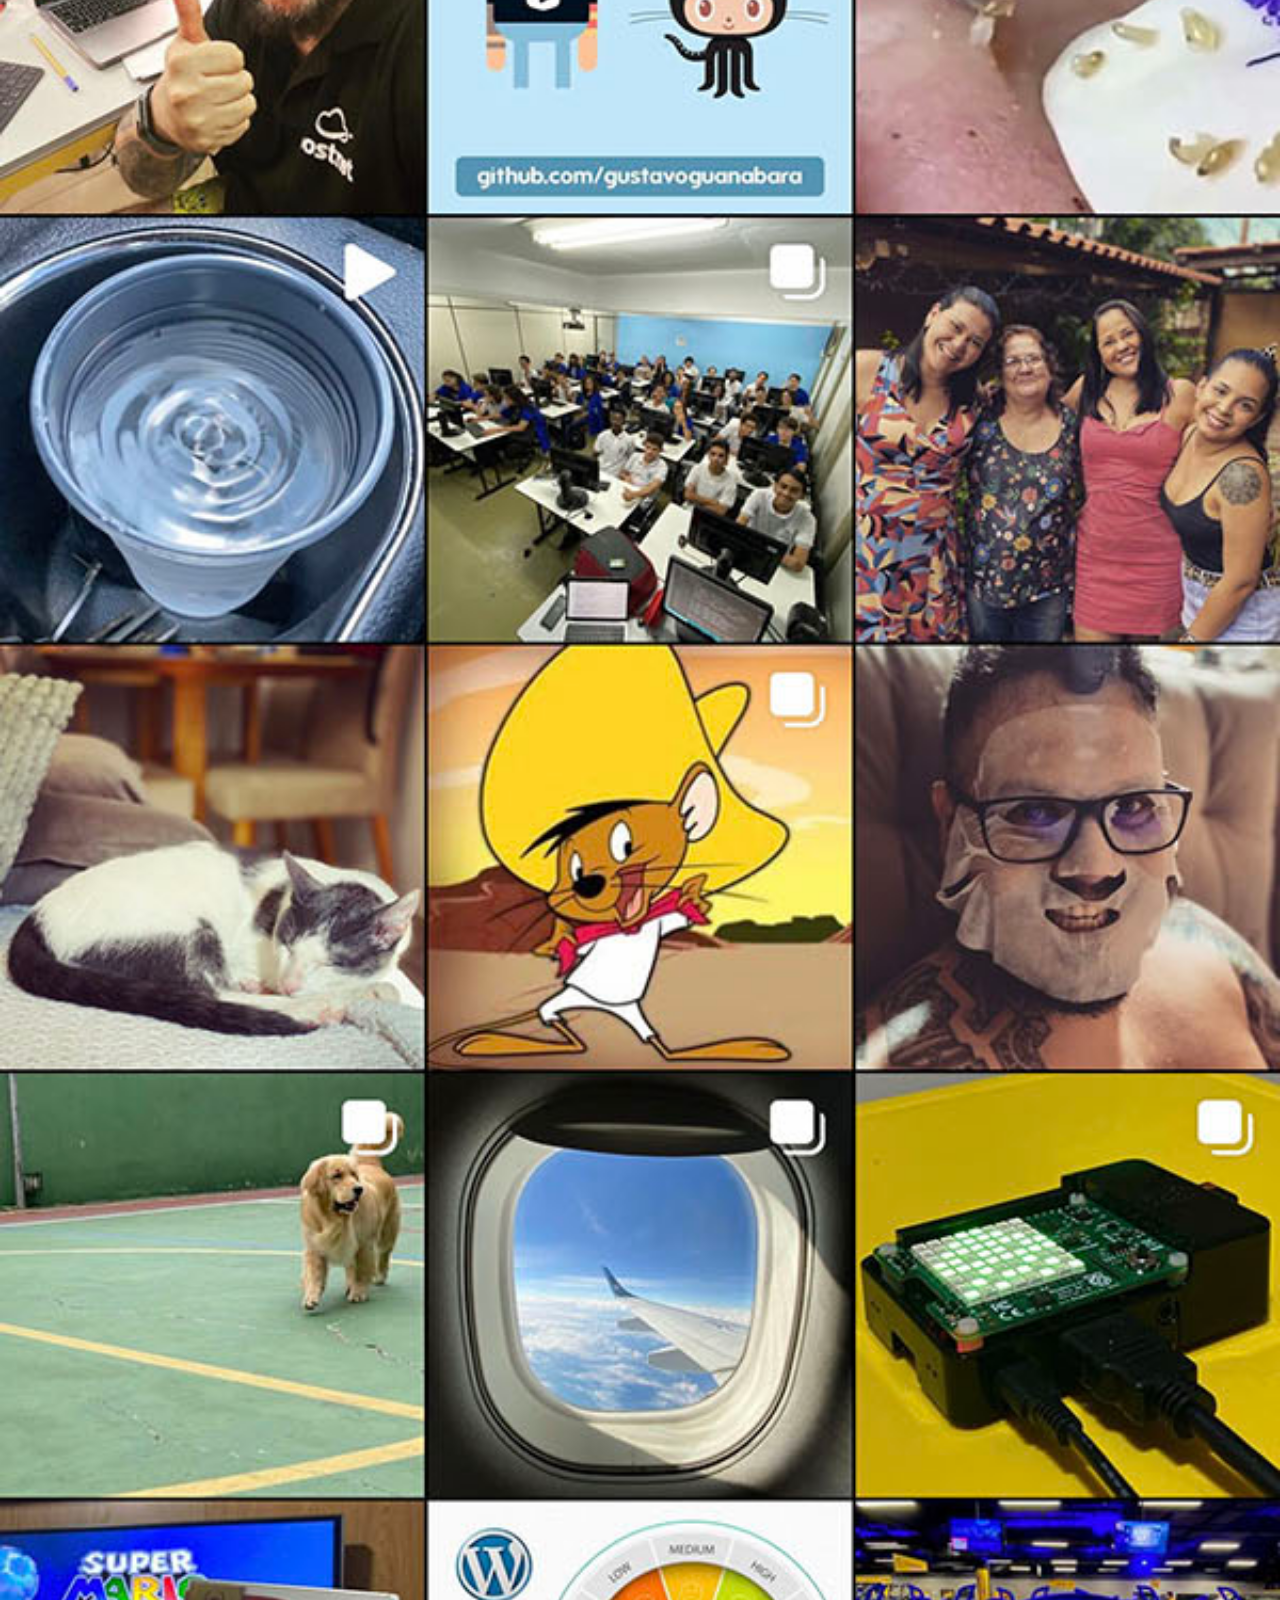
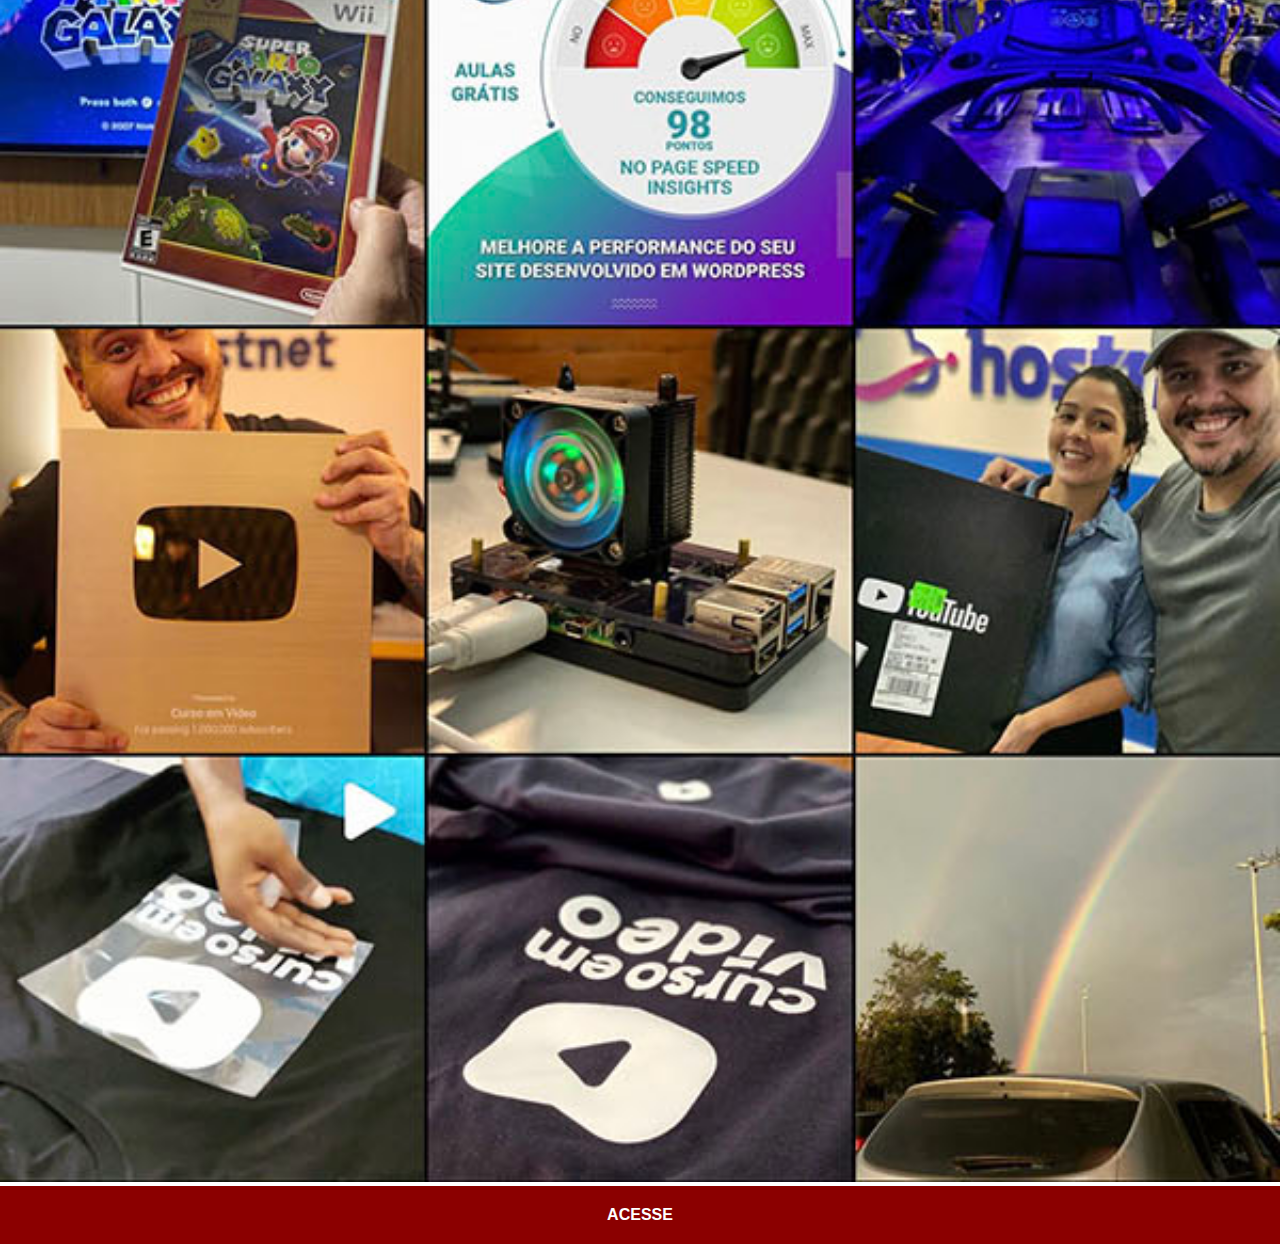
<file: instagram.html>
<!DOCTYPE html>
<html lang="pt-br">
<head>
    <meta charset="UTF-8">
    <meta name="viewport" content="width=device-width, initial-scale=1.0">
    <title>Instagram</title>
    <link rel="stylesheet" href="estilos/social.css">
</head>
<body>
    <img src="imagens/tela-instagram.jpg" alt="Instagram">
    <a href="https://www.instagram.com/gustavoguanabara/#" target="_blank">ACESSE</a>
</body>
</html>
</file>
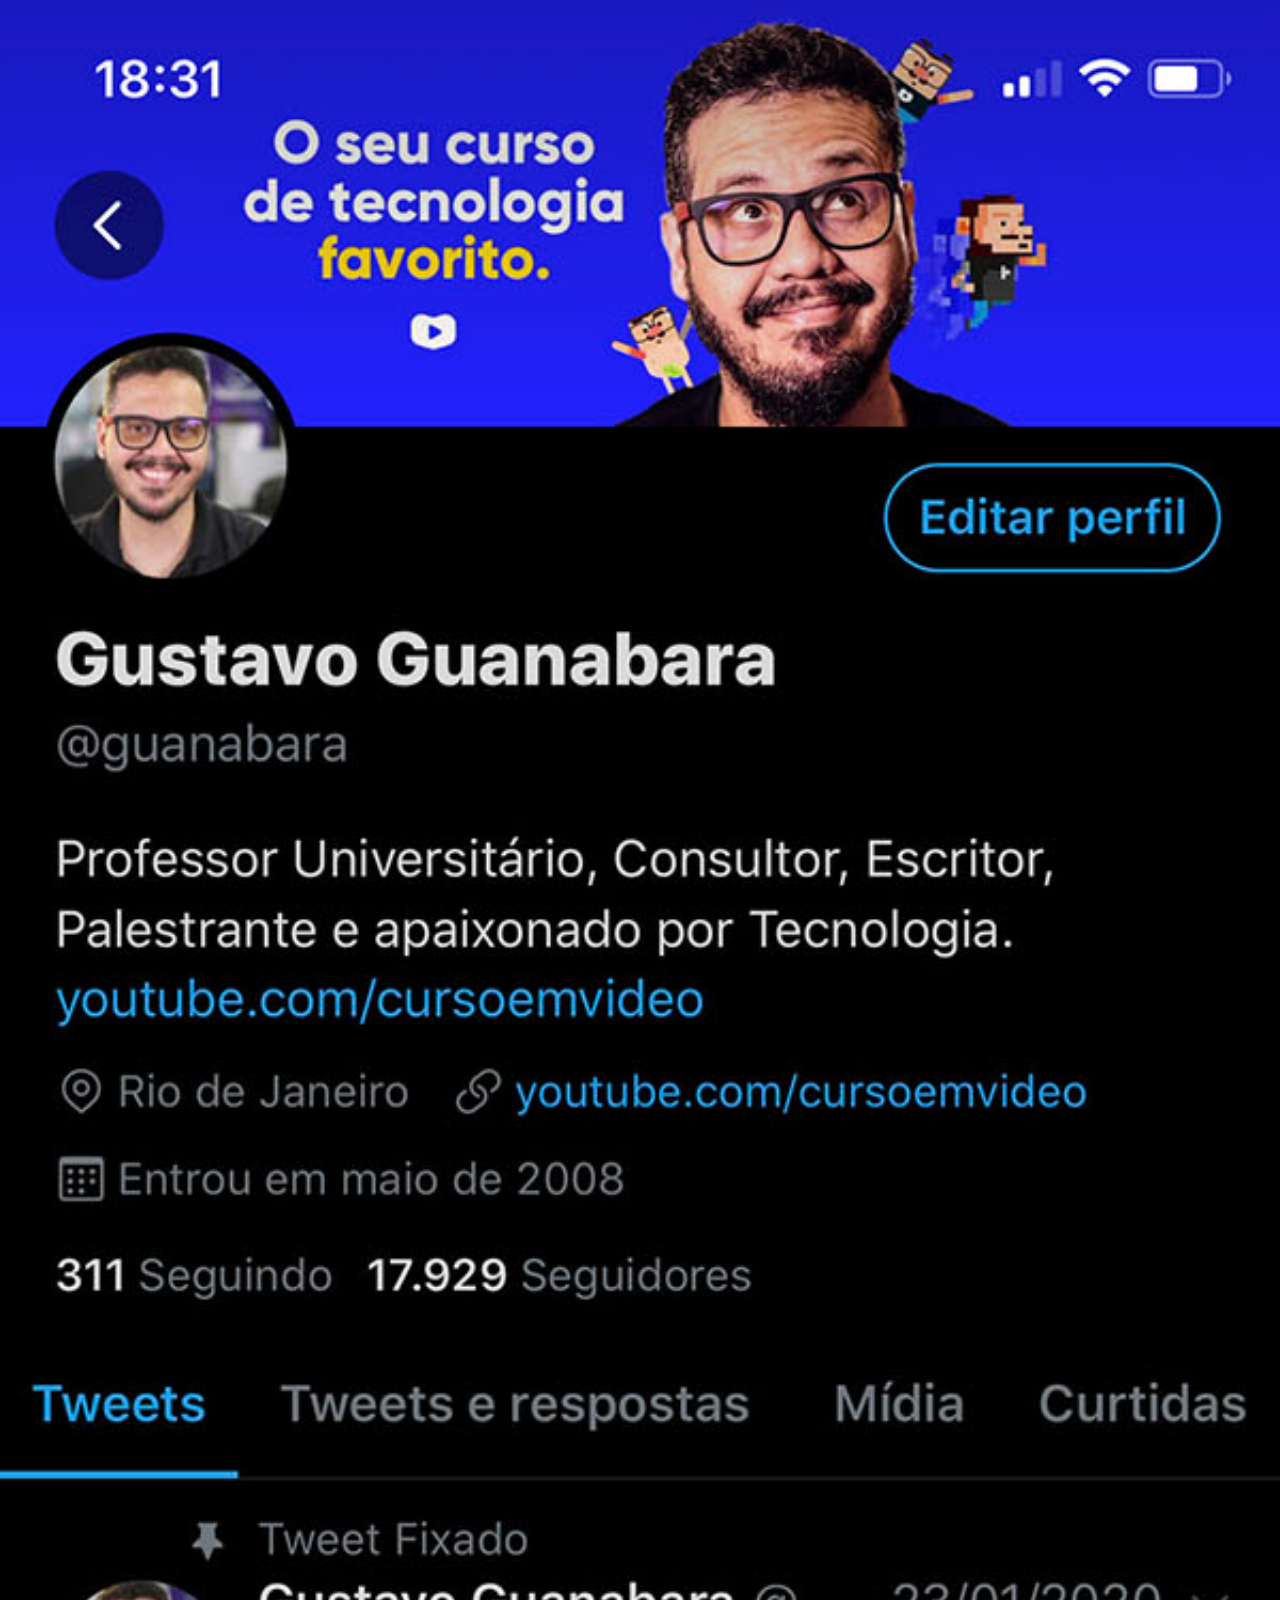
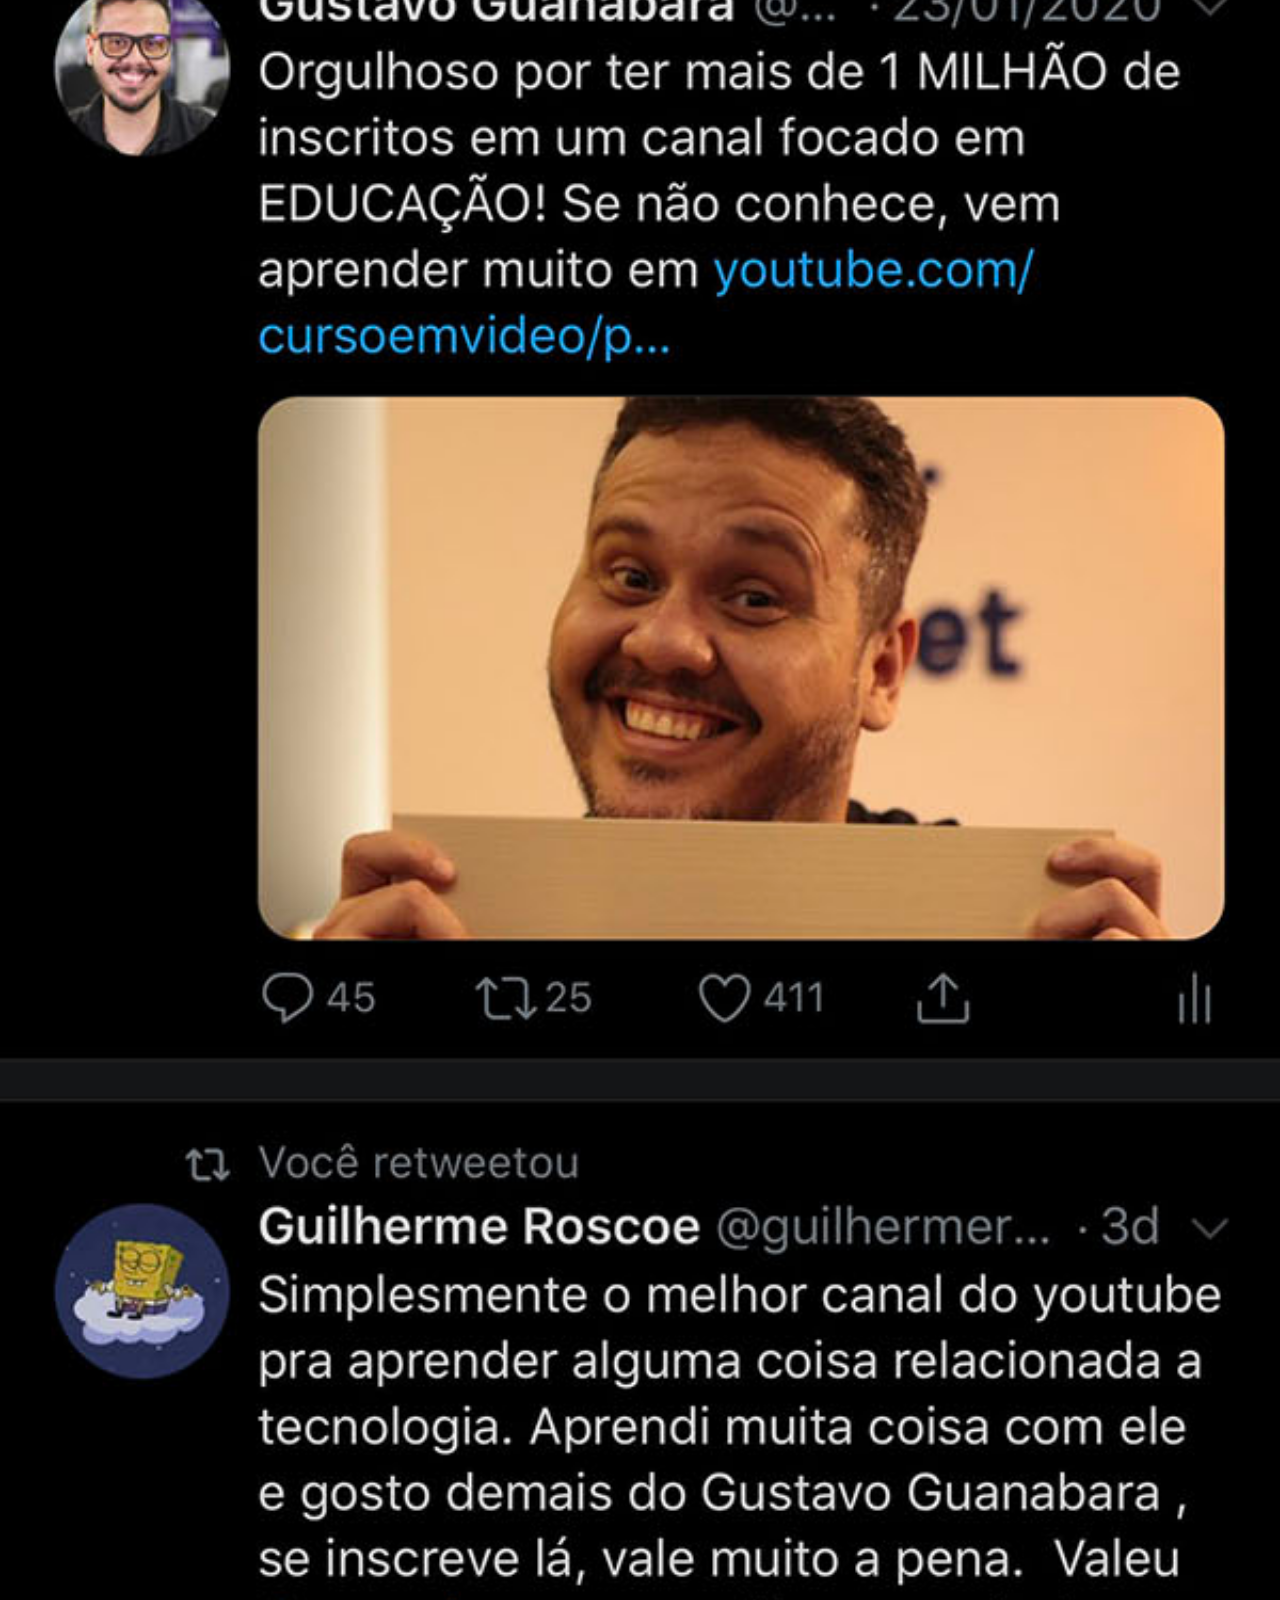
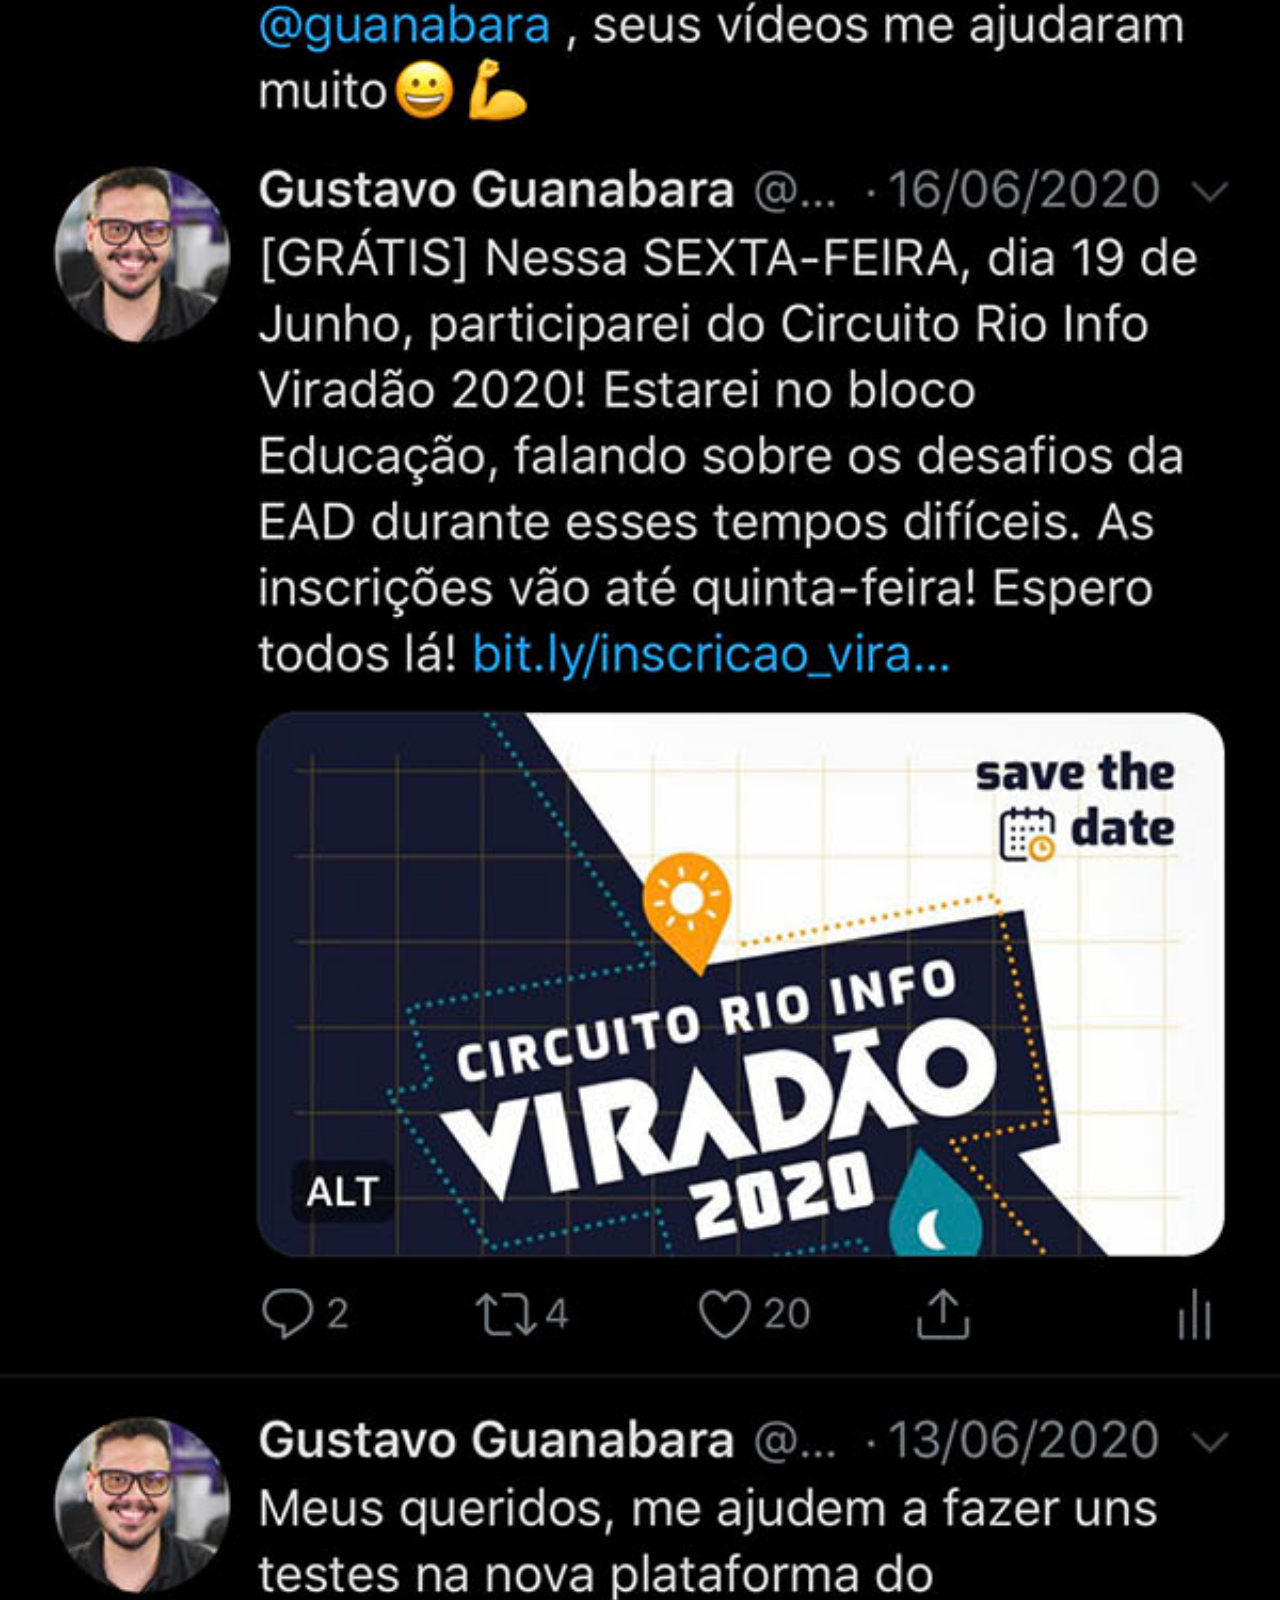
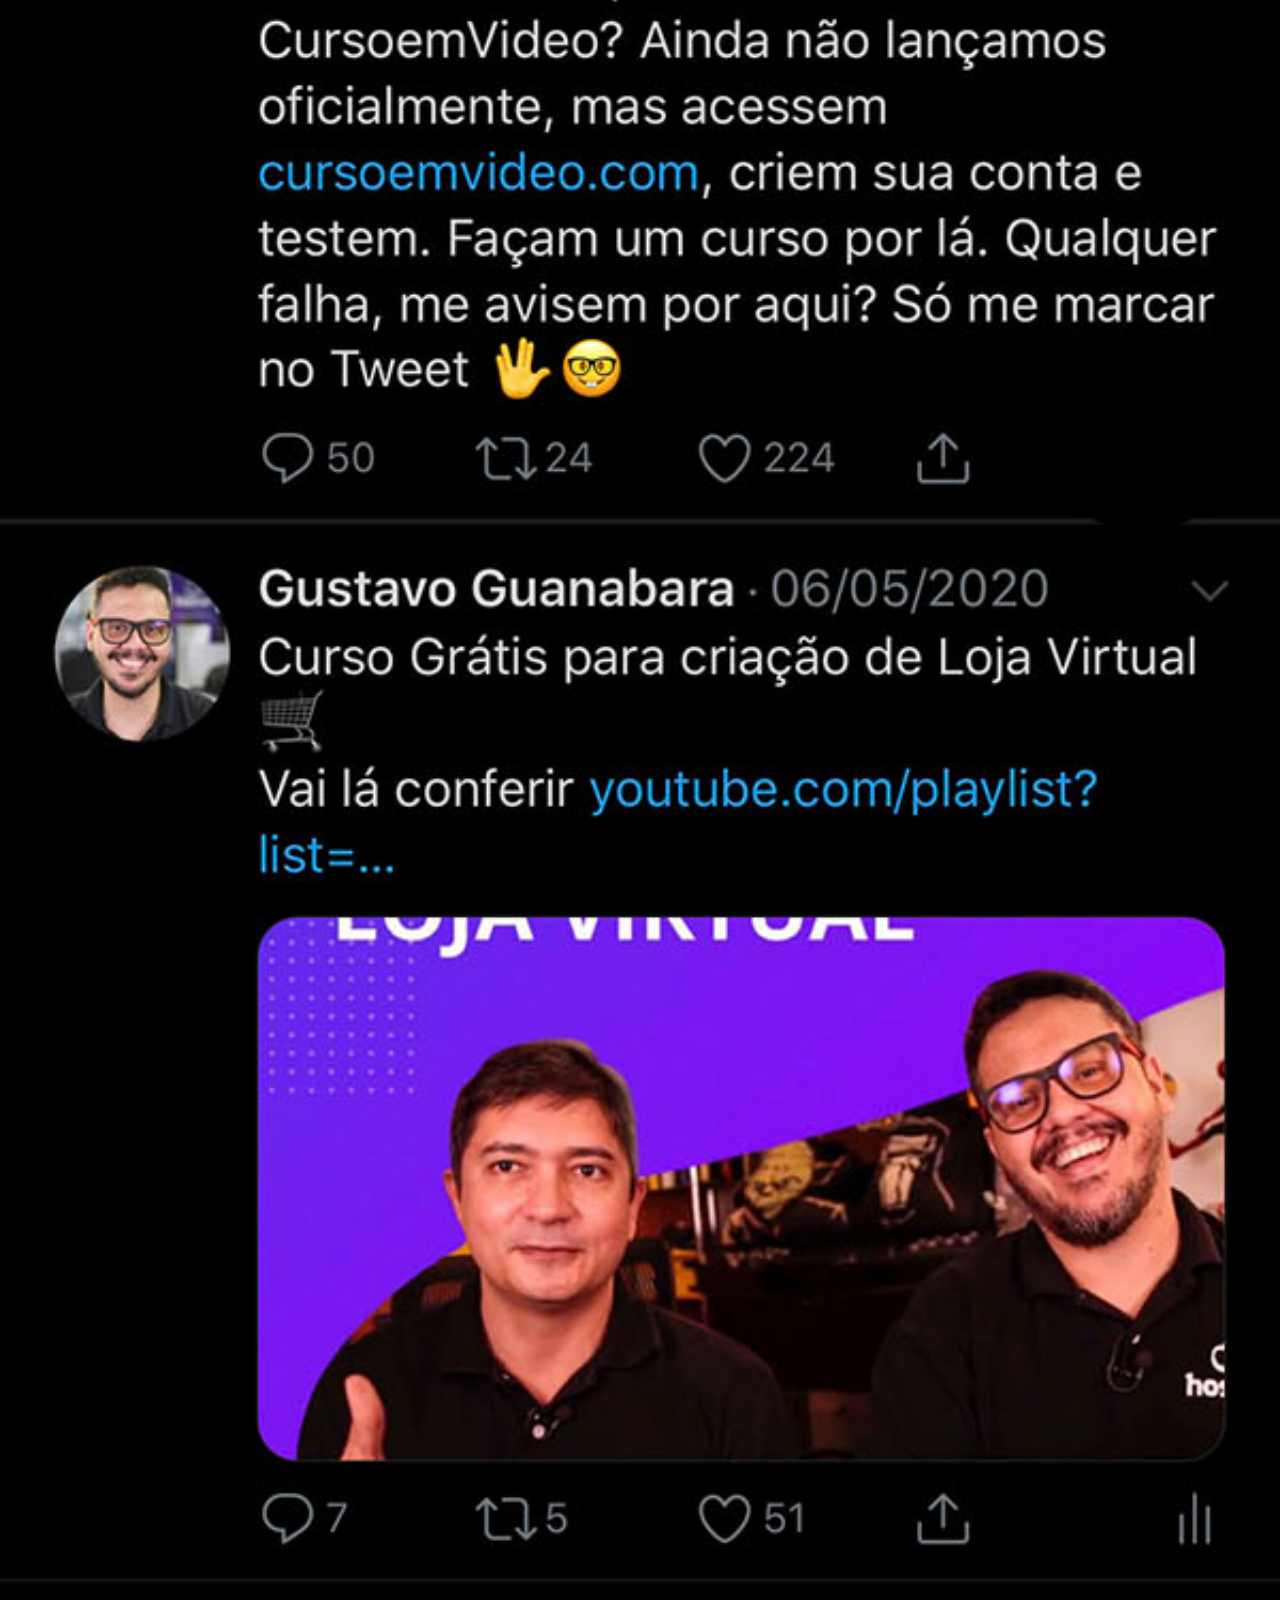
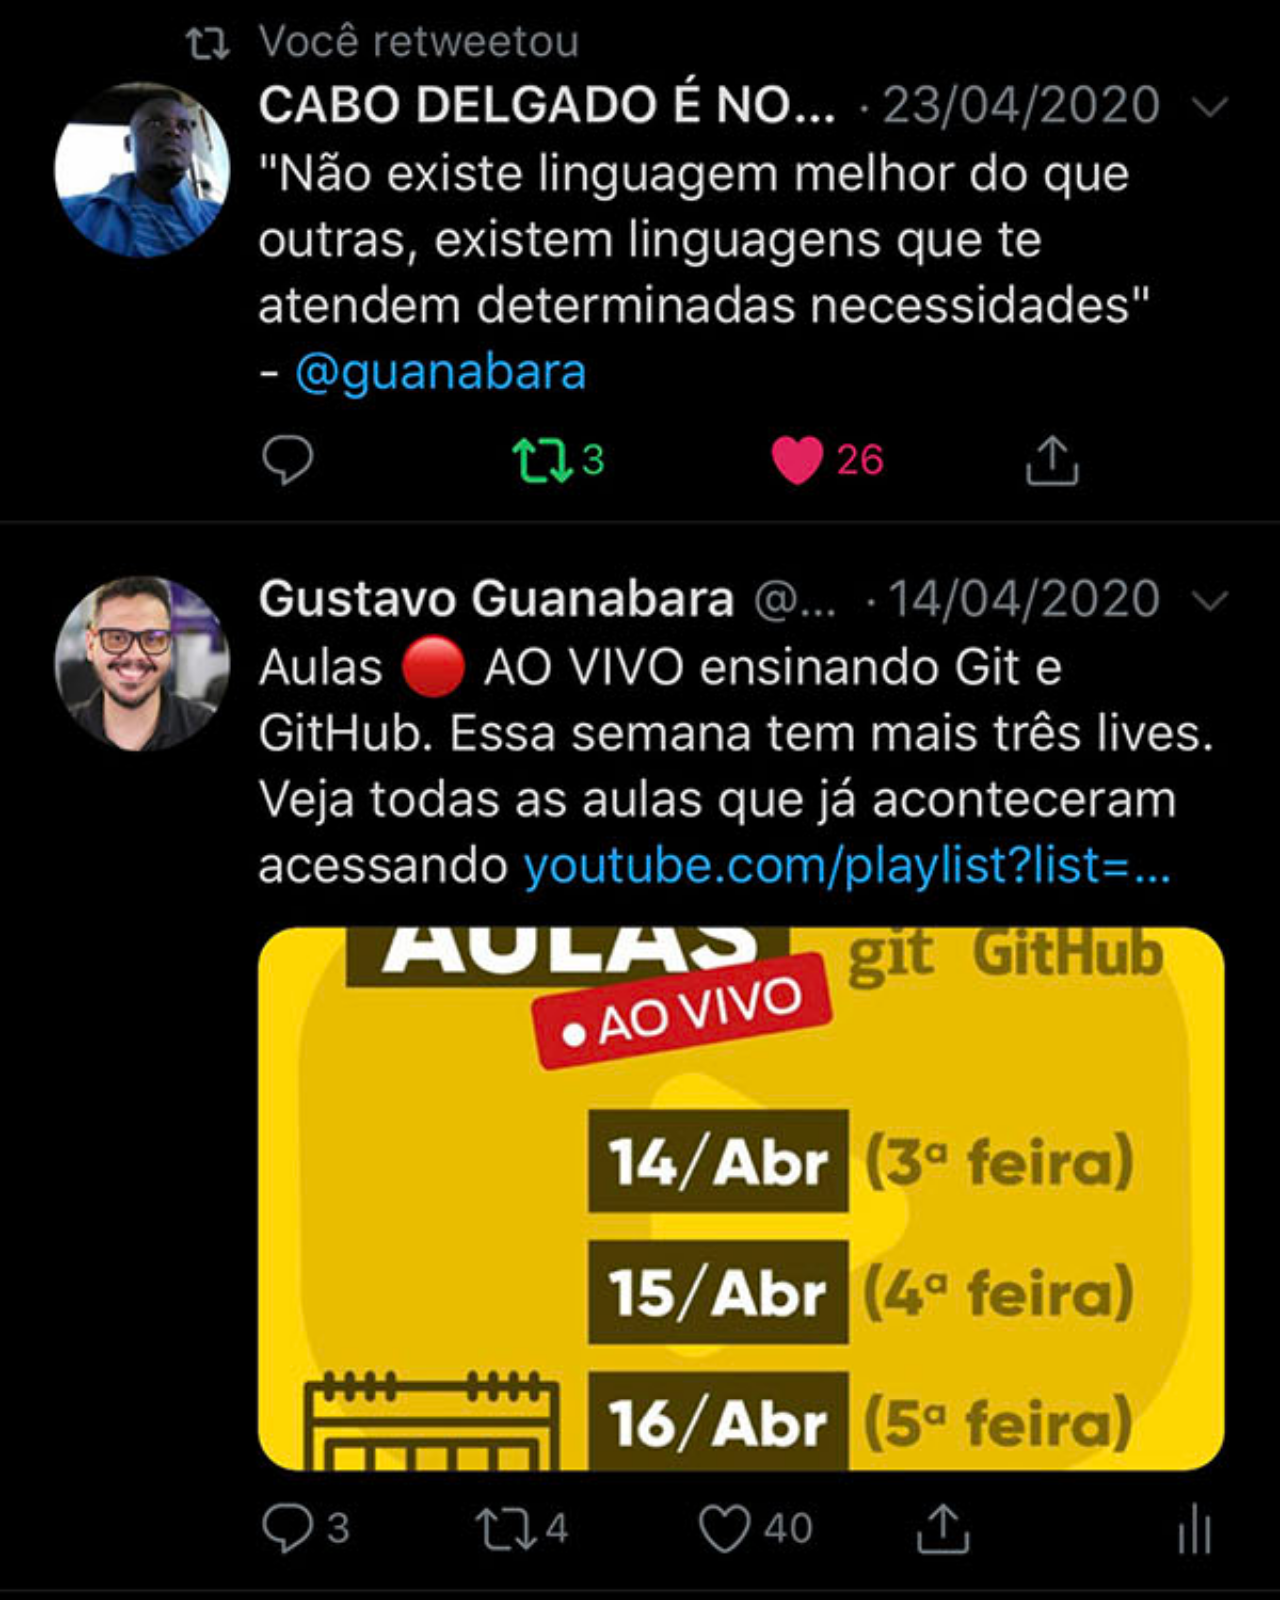
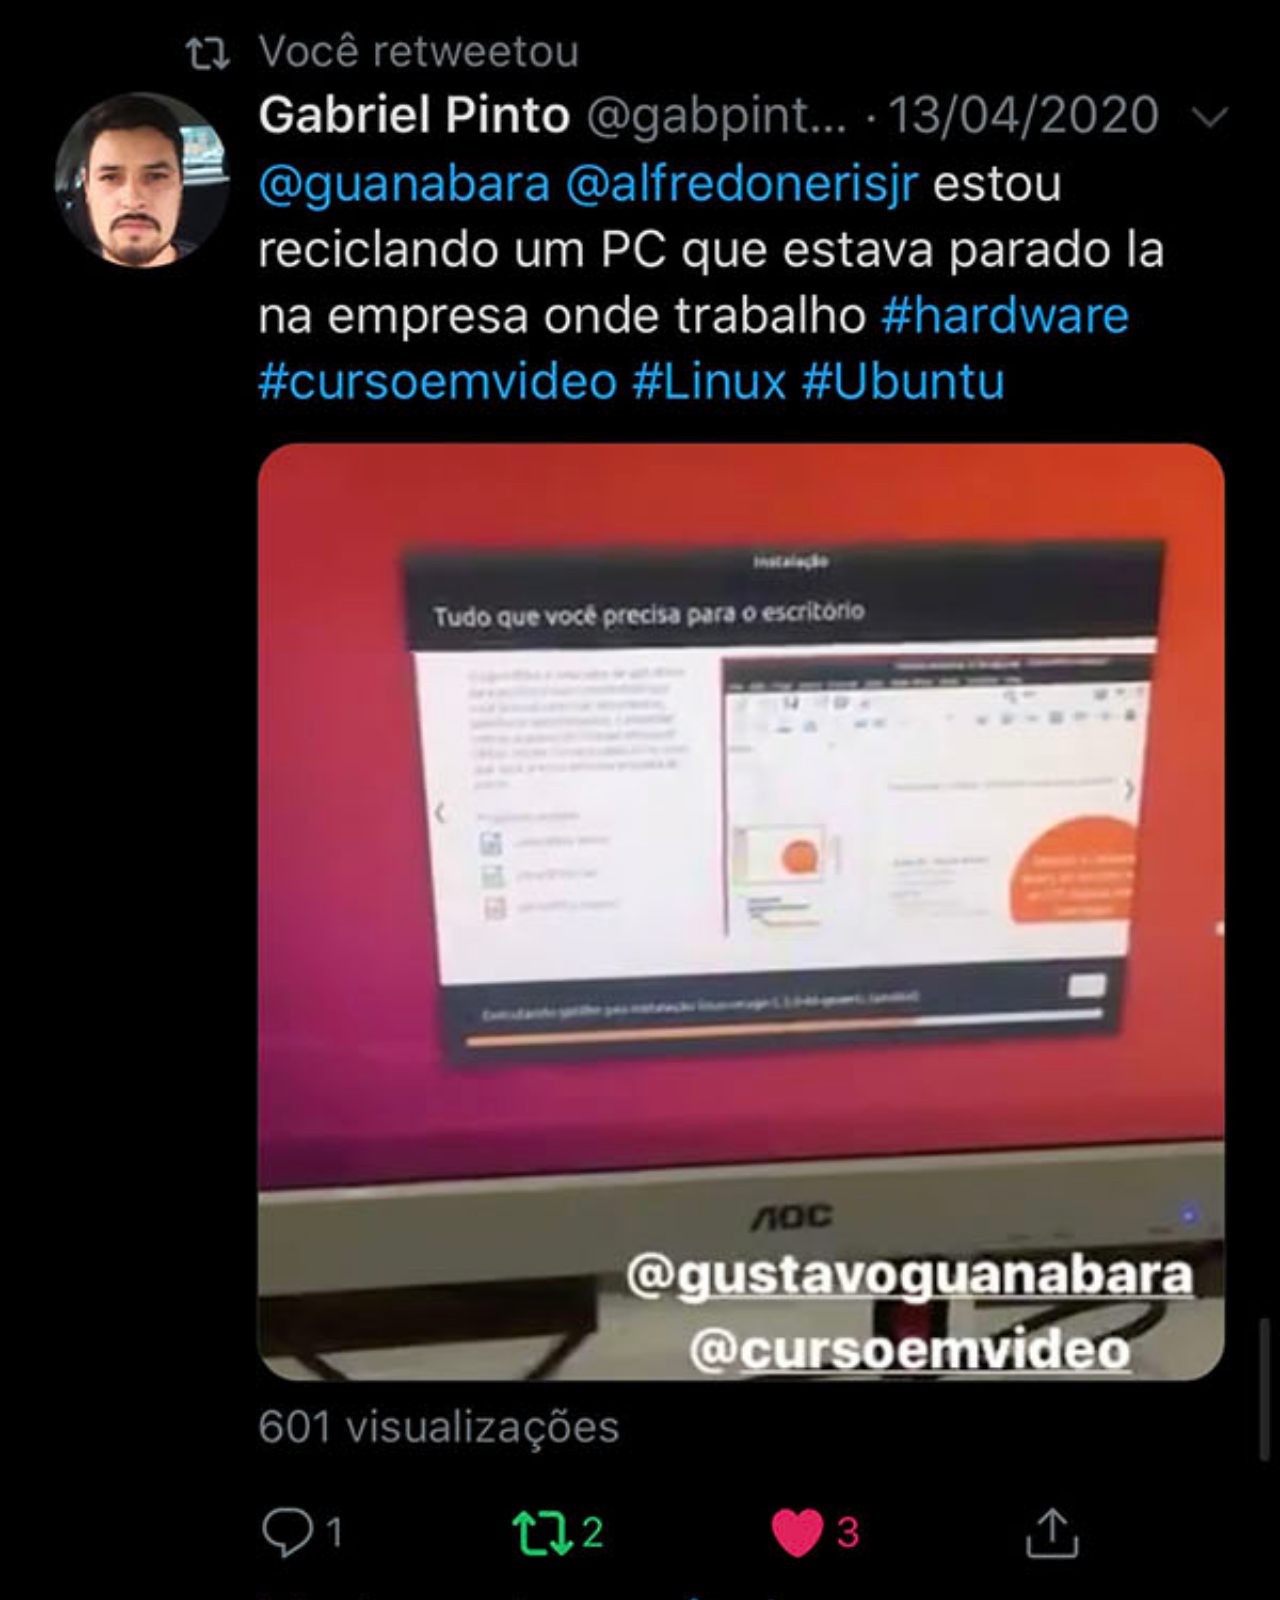
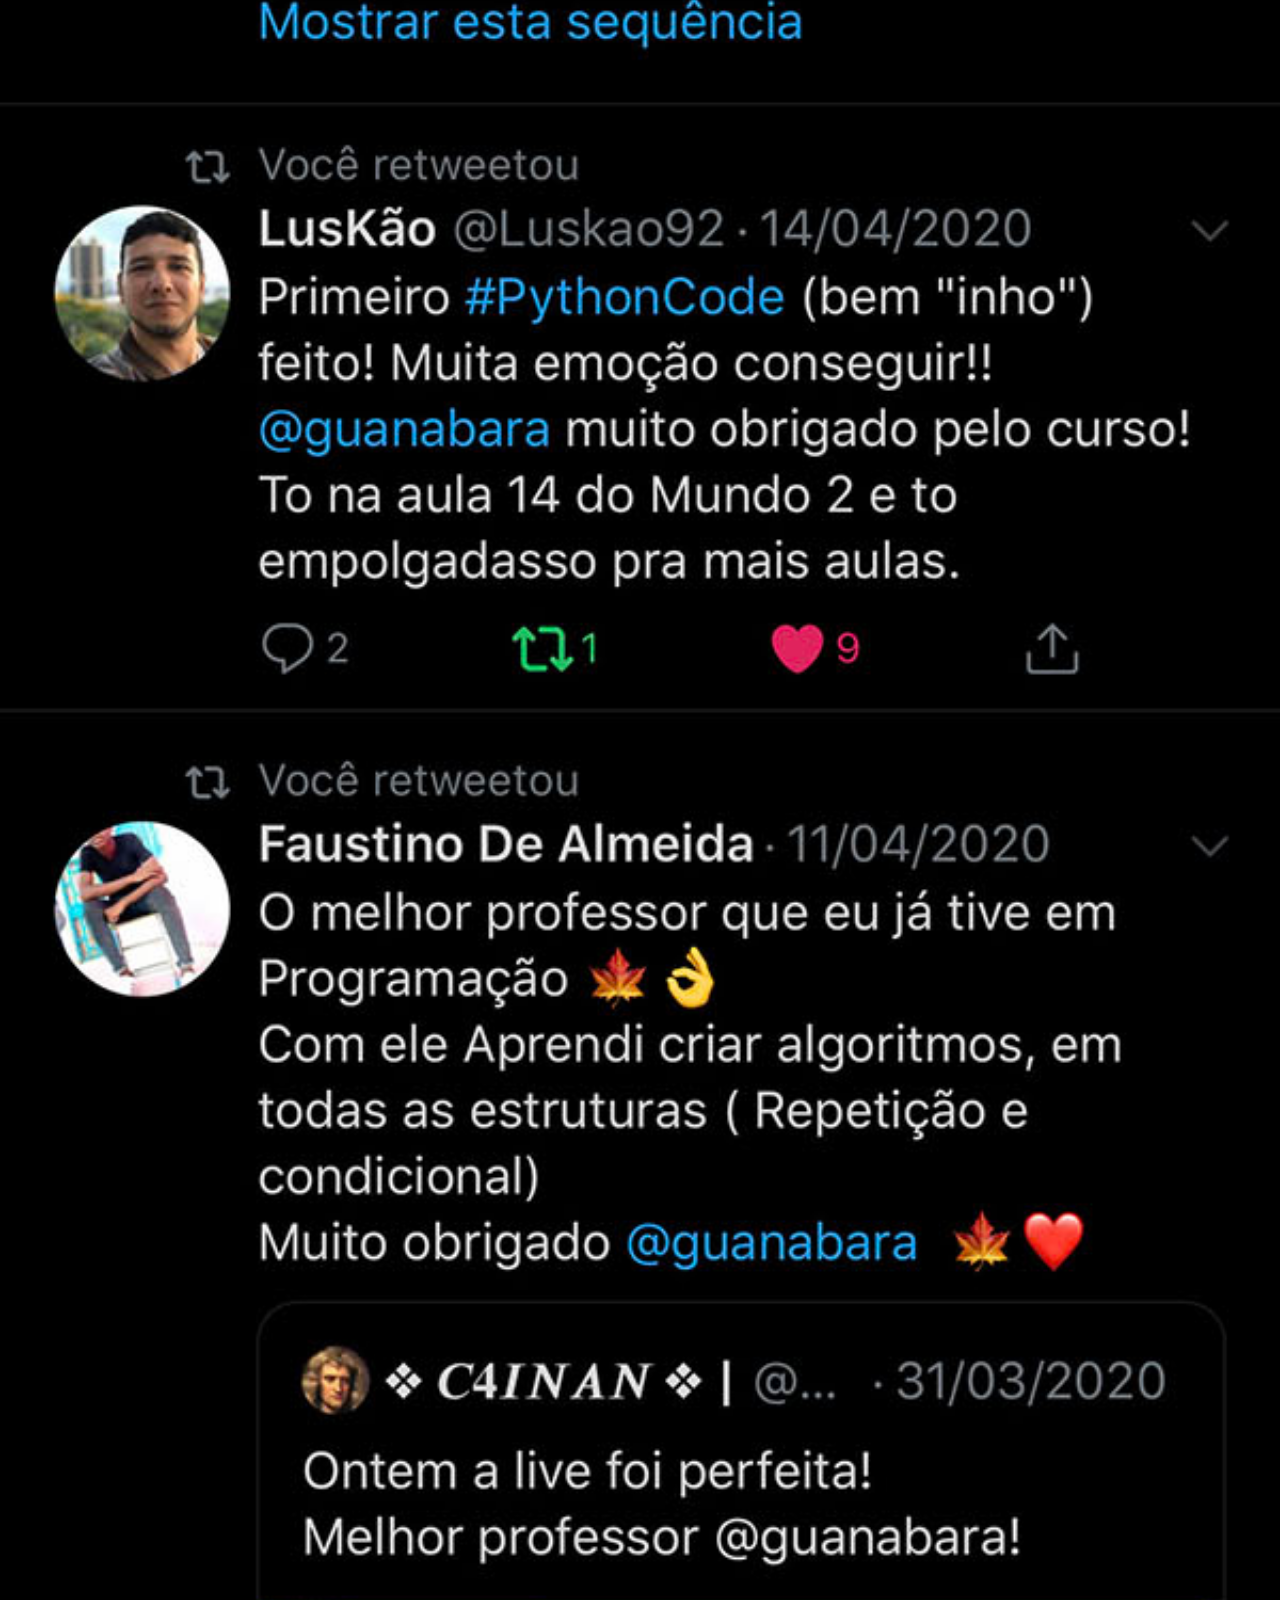
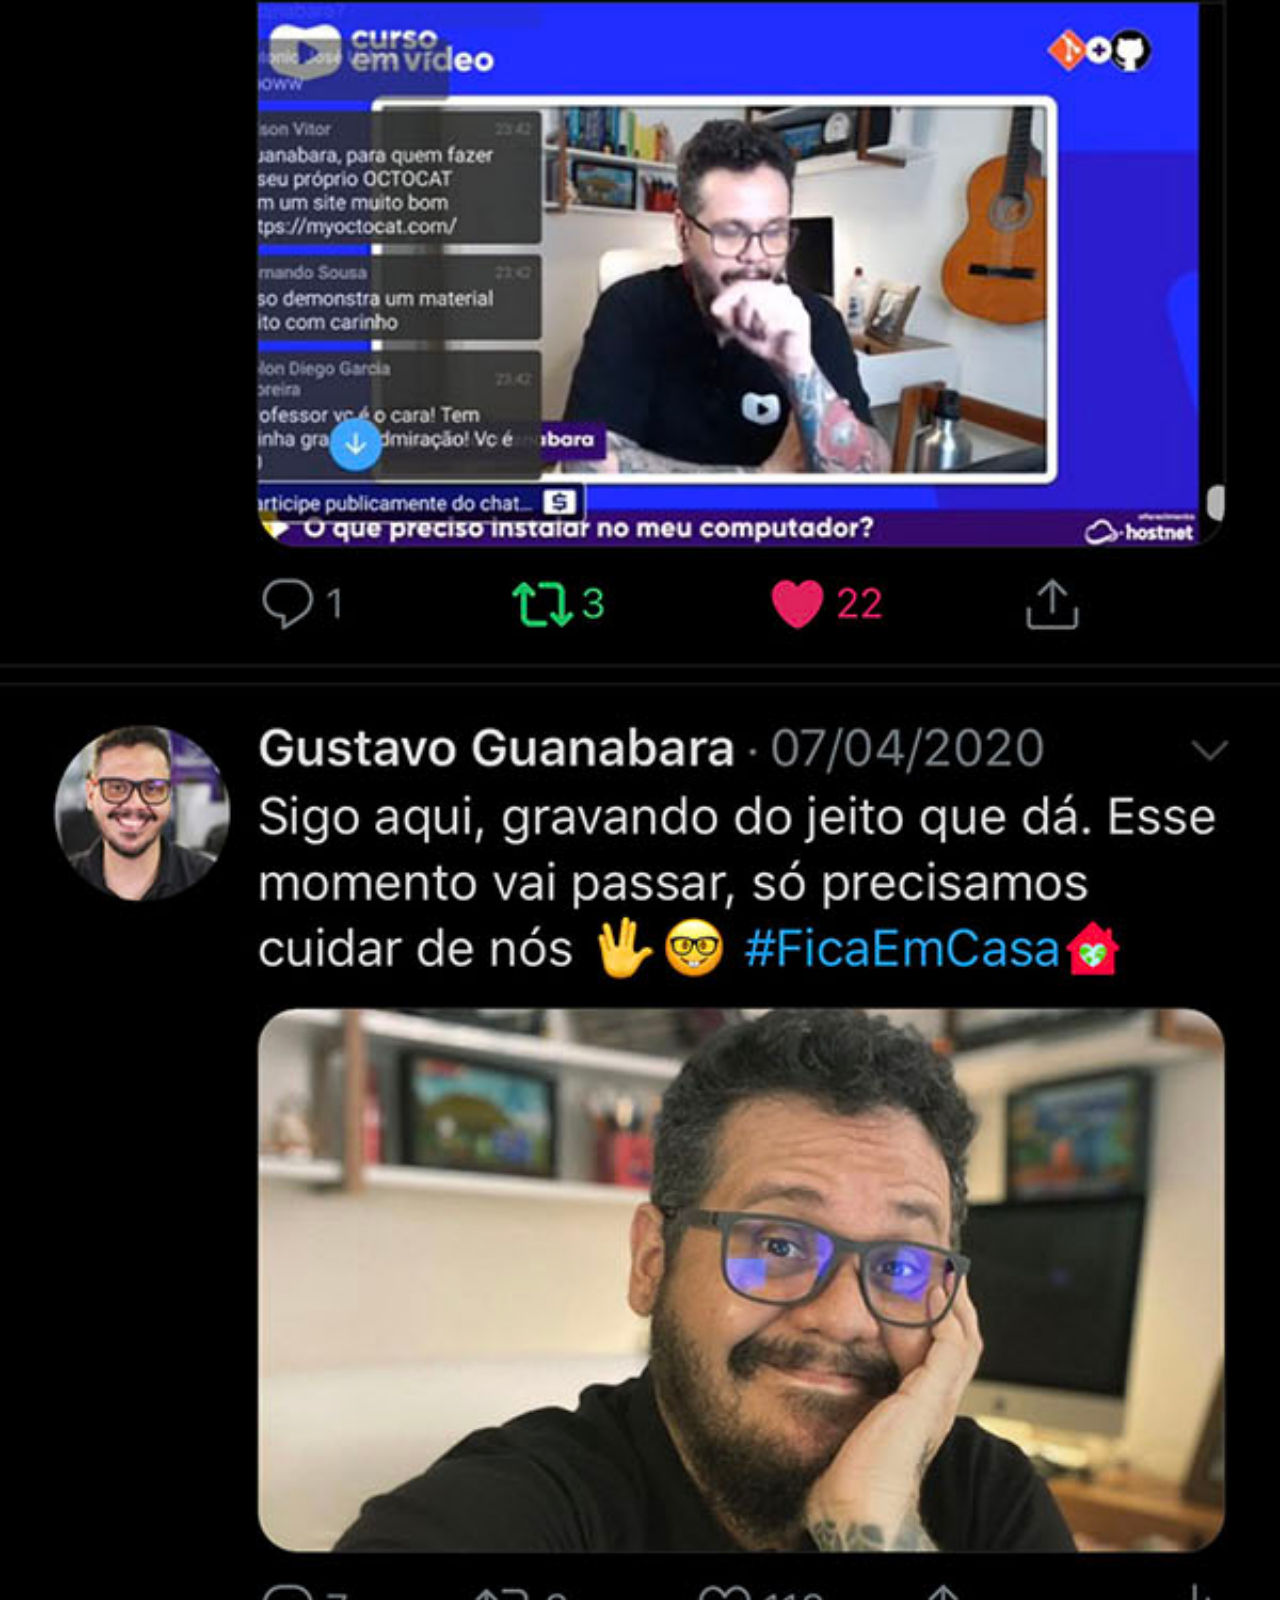
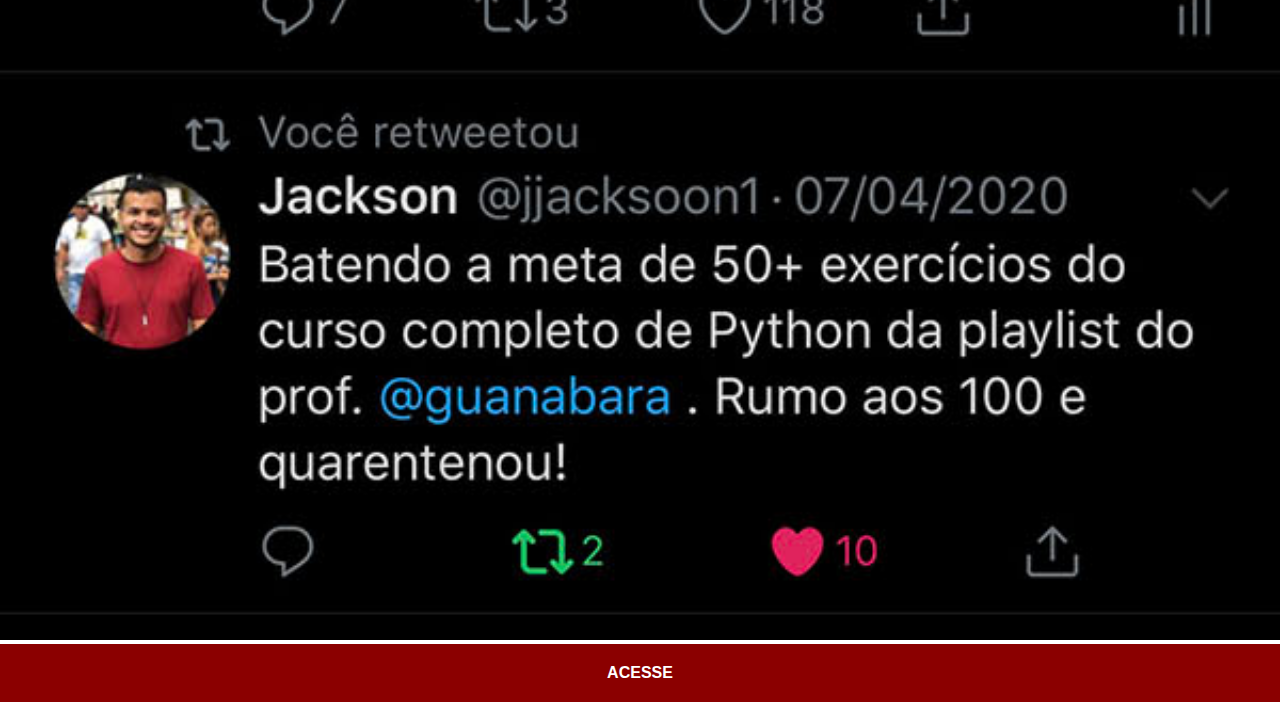
<file: twitter.html>
<!DOCTYPE html>
<html lang="pt-br">
<head>
    <meta charset="UTF-8">
    <meta name="viewport" content="width=device-width, initial-scale=1.0">
    <title>Twitter</title>
    <link rel="stylesheet" href="estilos/social.css">
</head>
<body>
    <img src="imagens/tela-twitter.jpg" alt="Twitter">
    <a href="https://twitter.com/gustavoguanabara" target="_blank">ACESSE</a>
</body>
</html>
</file>
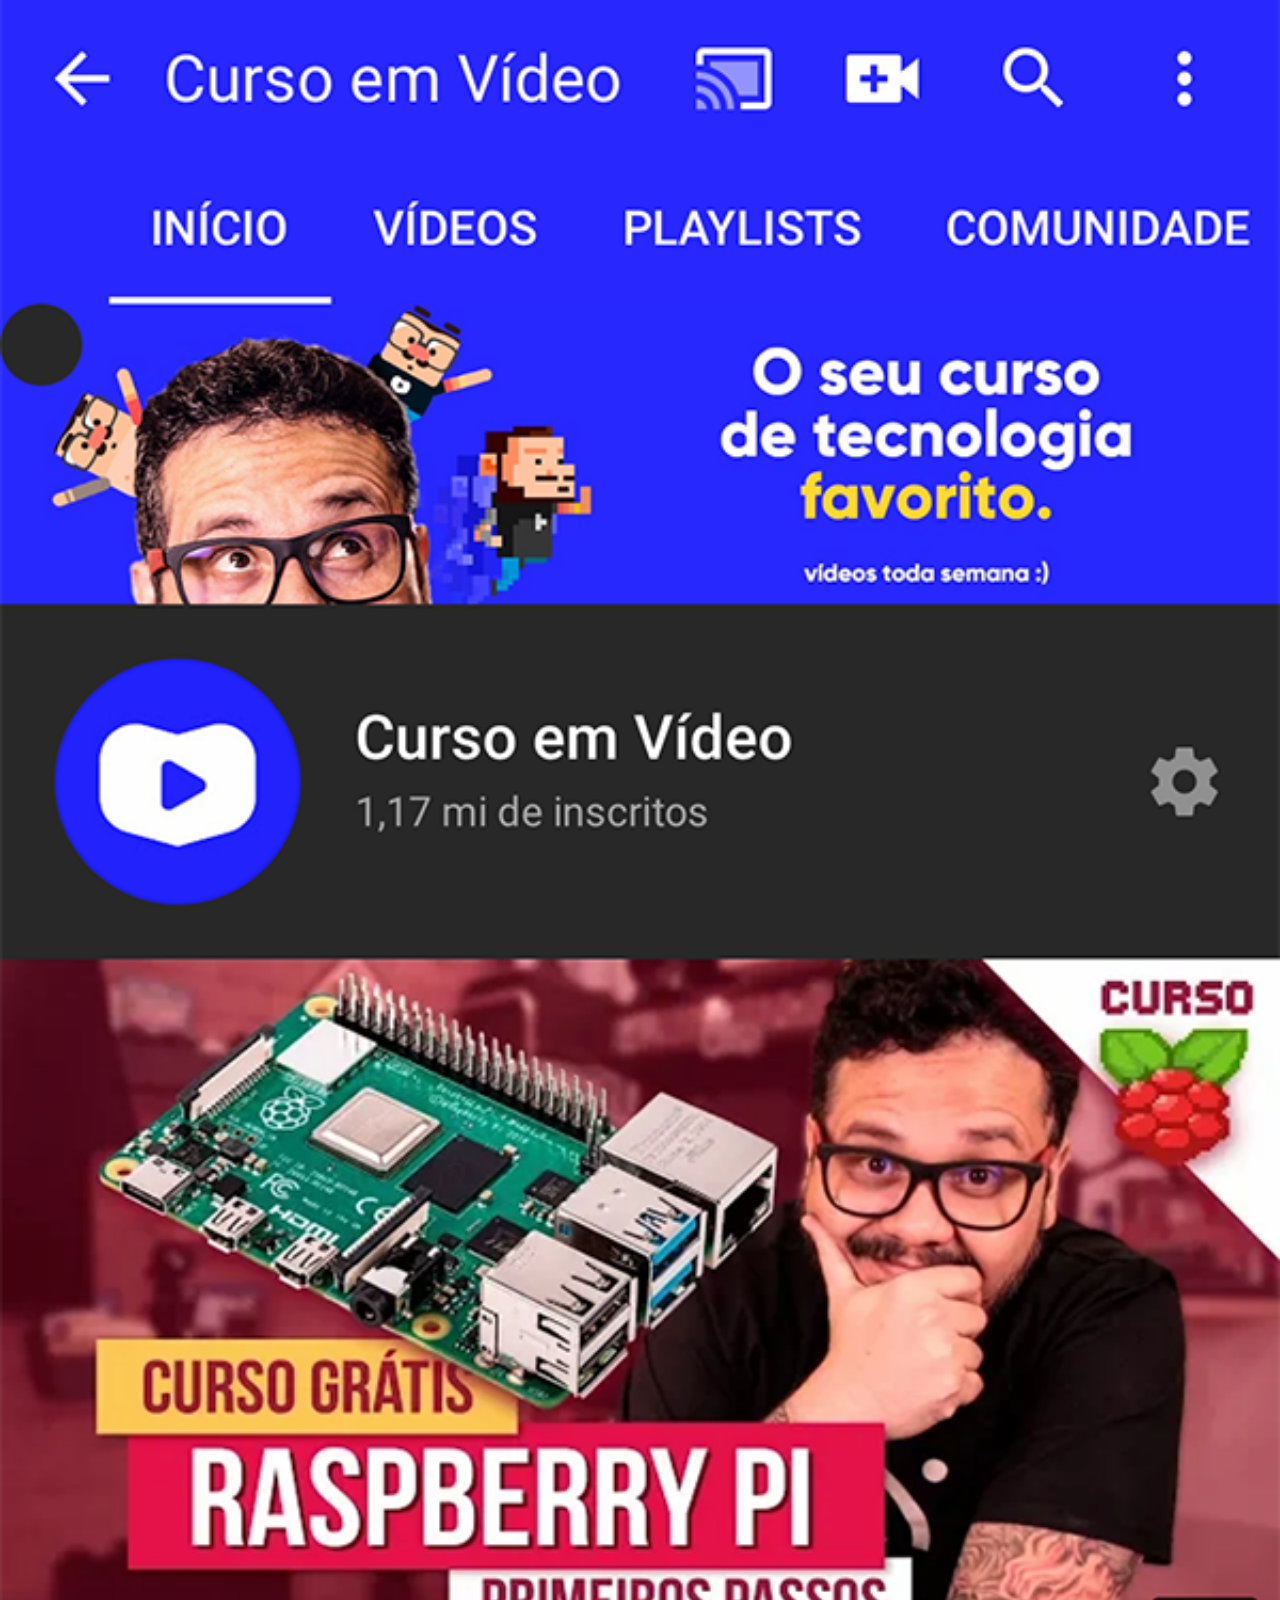
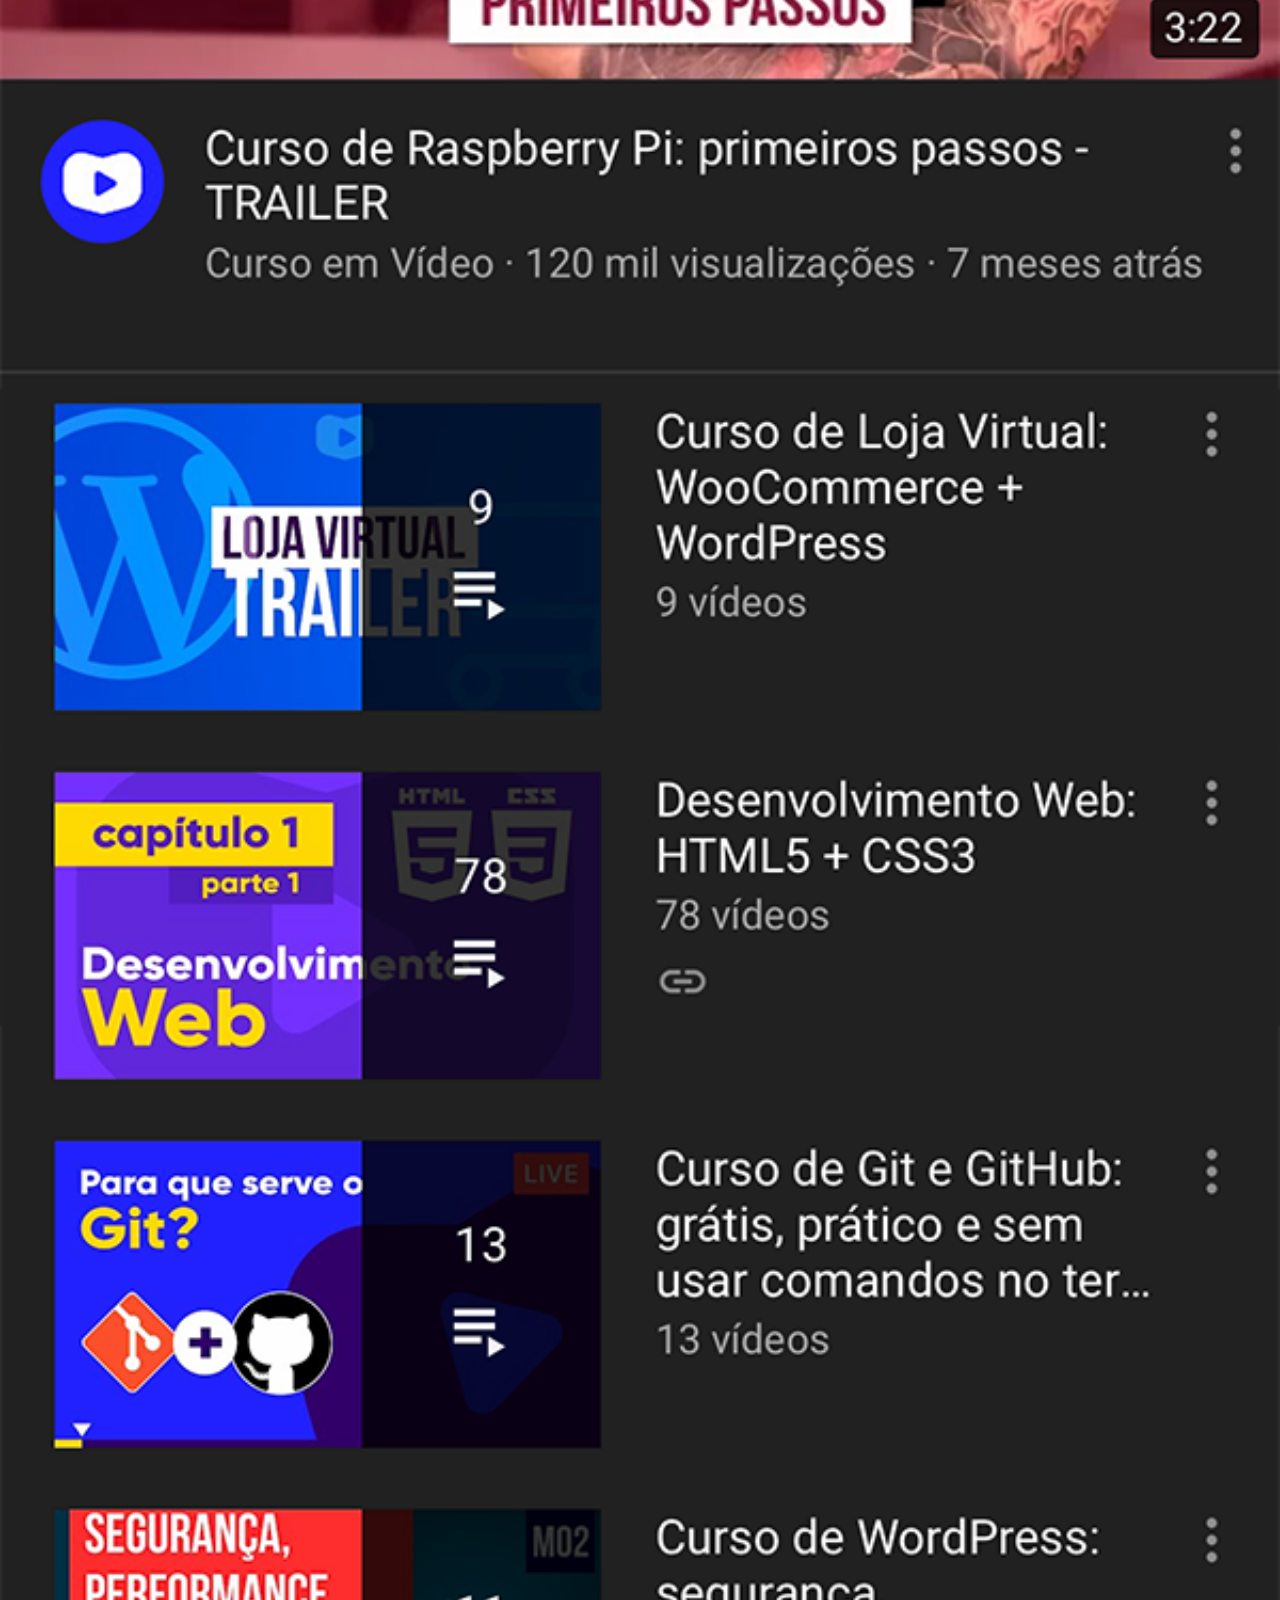
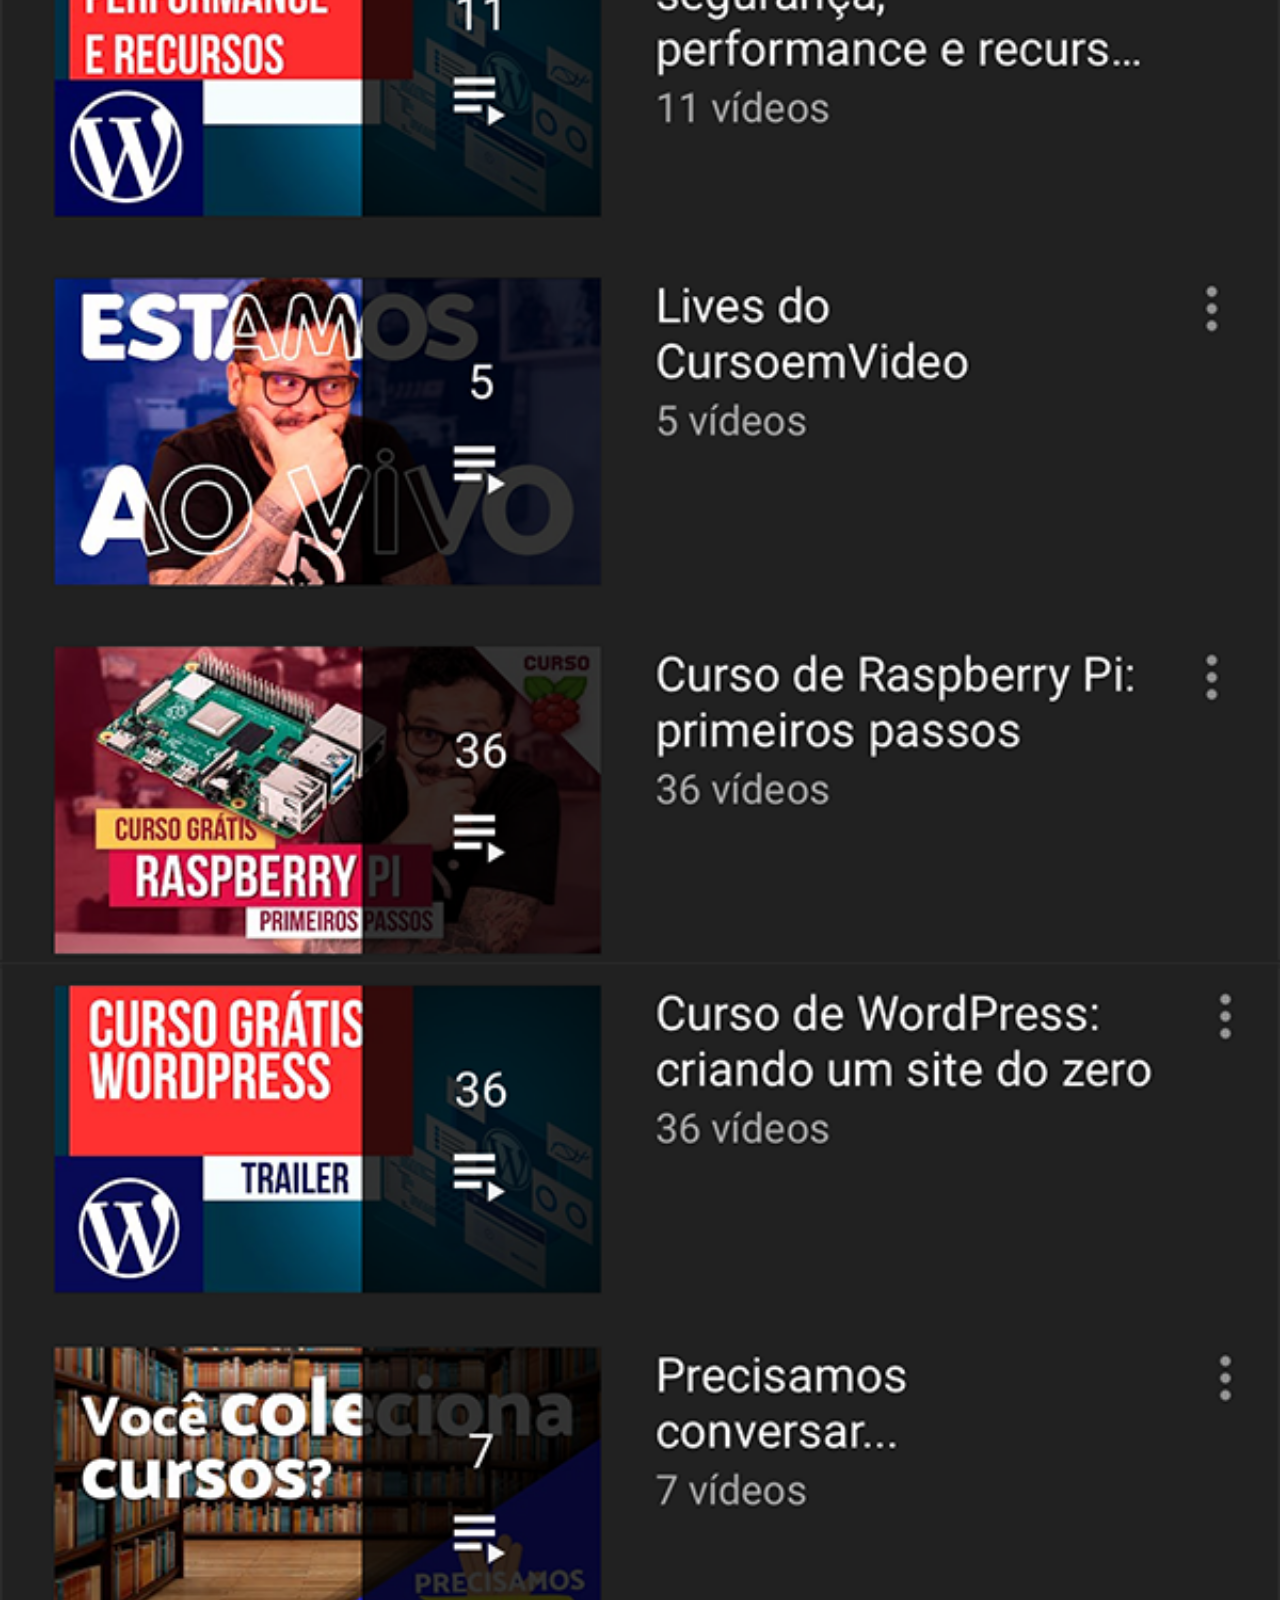
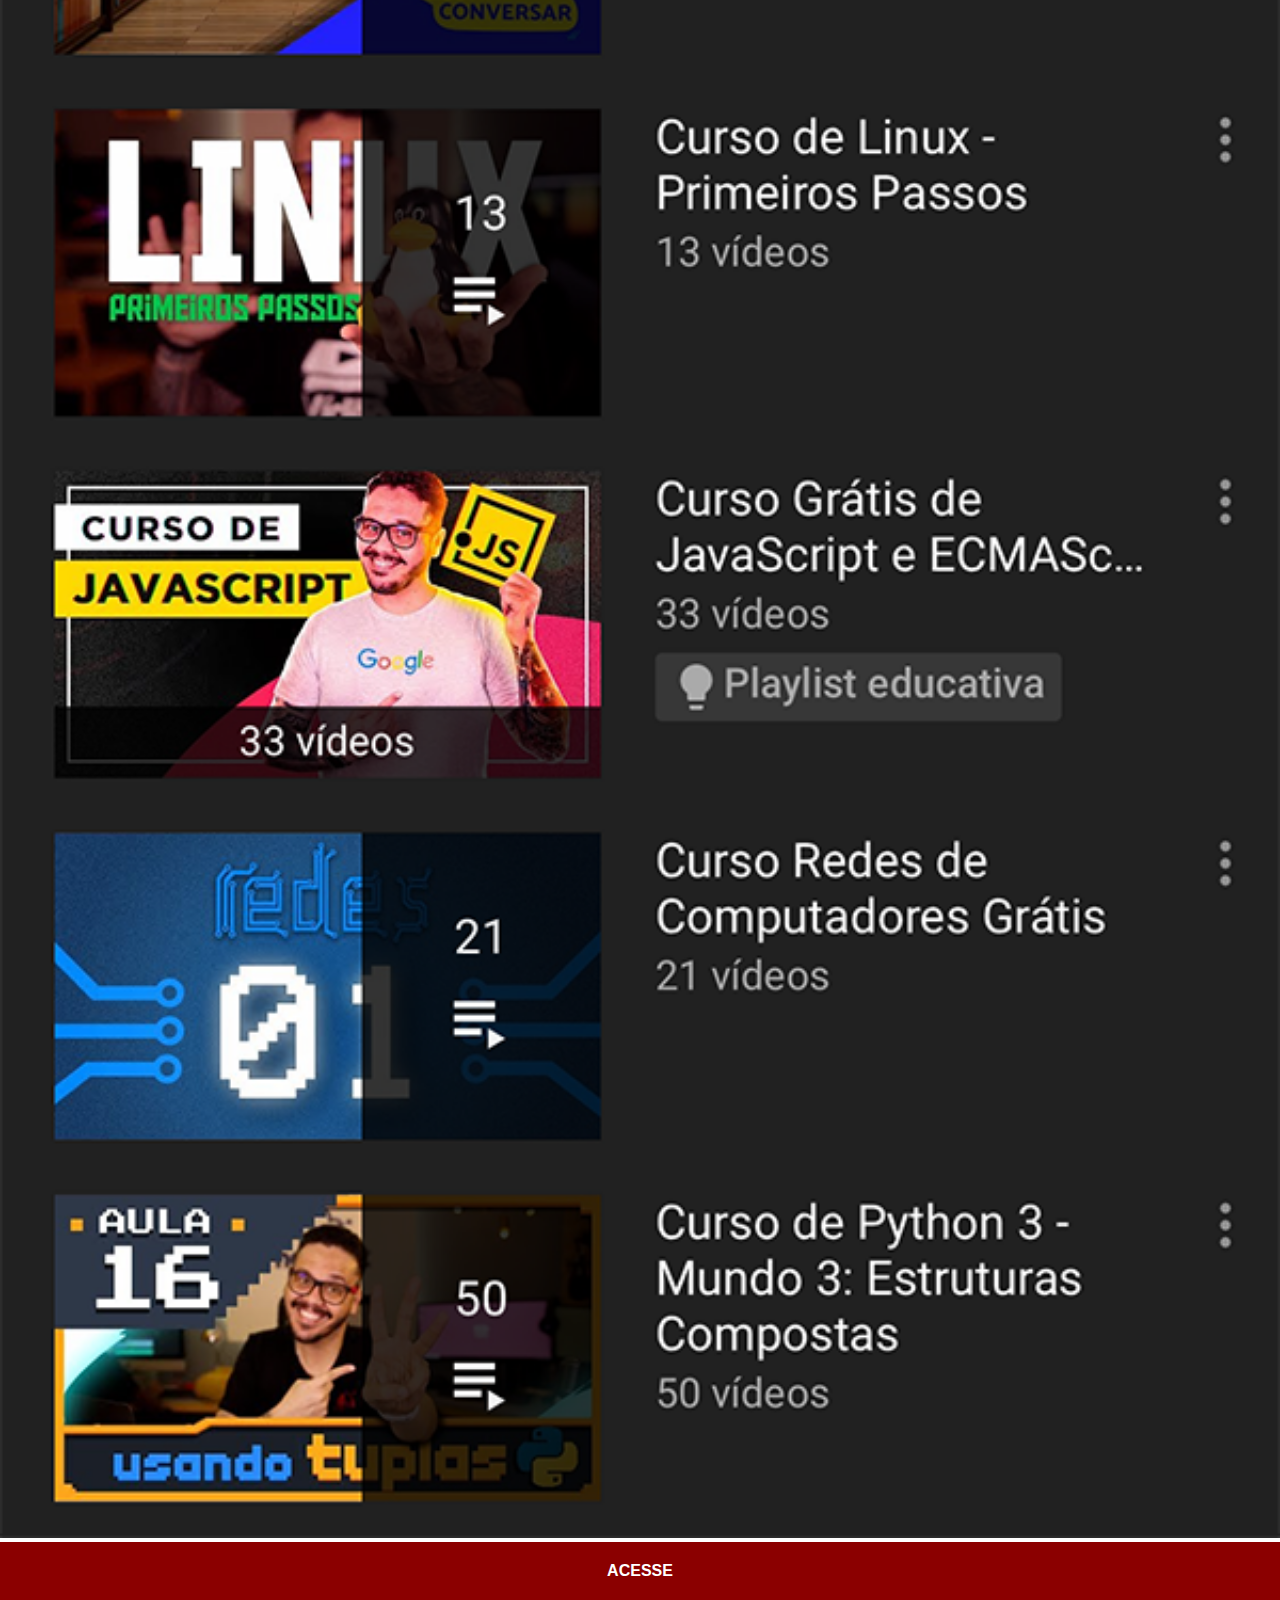
<file: youtube.html>
<!DOCTYPE html>
<html lang="pt-br">
<head>
    <meta charset="UTF-8">
    <meta name="viewport" content="width=device-width, initial-scale=1.0">
    <title>Youtube</title>
    <link rel="stylesheet" href="estilos/social.css">
</head>
<body>
    <img src="imagens/tela-youtube.png" alt="Youtube">
    <a href="https://www.youtube.com/@cursoemvideo/playlists" target="_blank">ACESSE</a>
</body>
</html>
</file>
<file: estilos/social.css>
@charset "UTF-8";

* {
            margin: 0px;
            padding: 0px;
            font-family: Arial, Helvetica, sans-serif;
        }
        ::-webkit-scrollbar {
            width: 0px;
            height: 0px;
        }
 

        img {
            width: 100vw;
        }

        a {
            display: block;
            padding: 20px;
            background-color: darkred;
            color: white;
            text-decoration: none;
            font-weight: bolder;
            text-align: center;
        }
        a:hover {
            background-color: red;
        }
</file>
